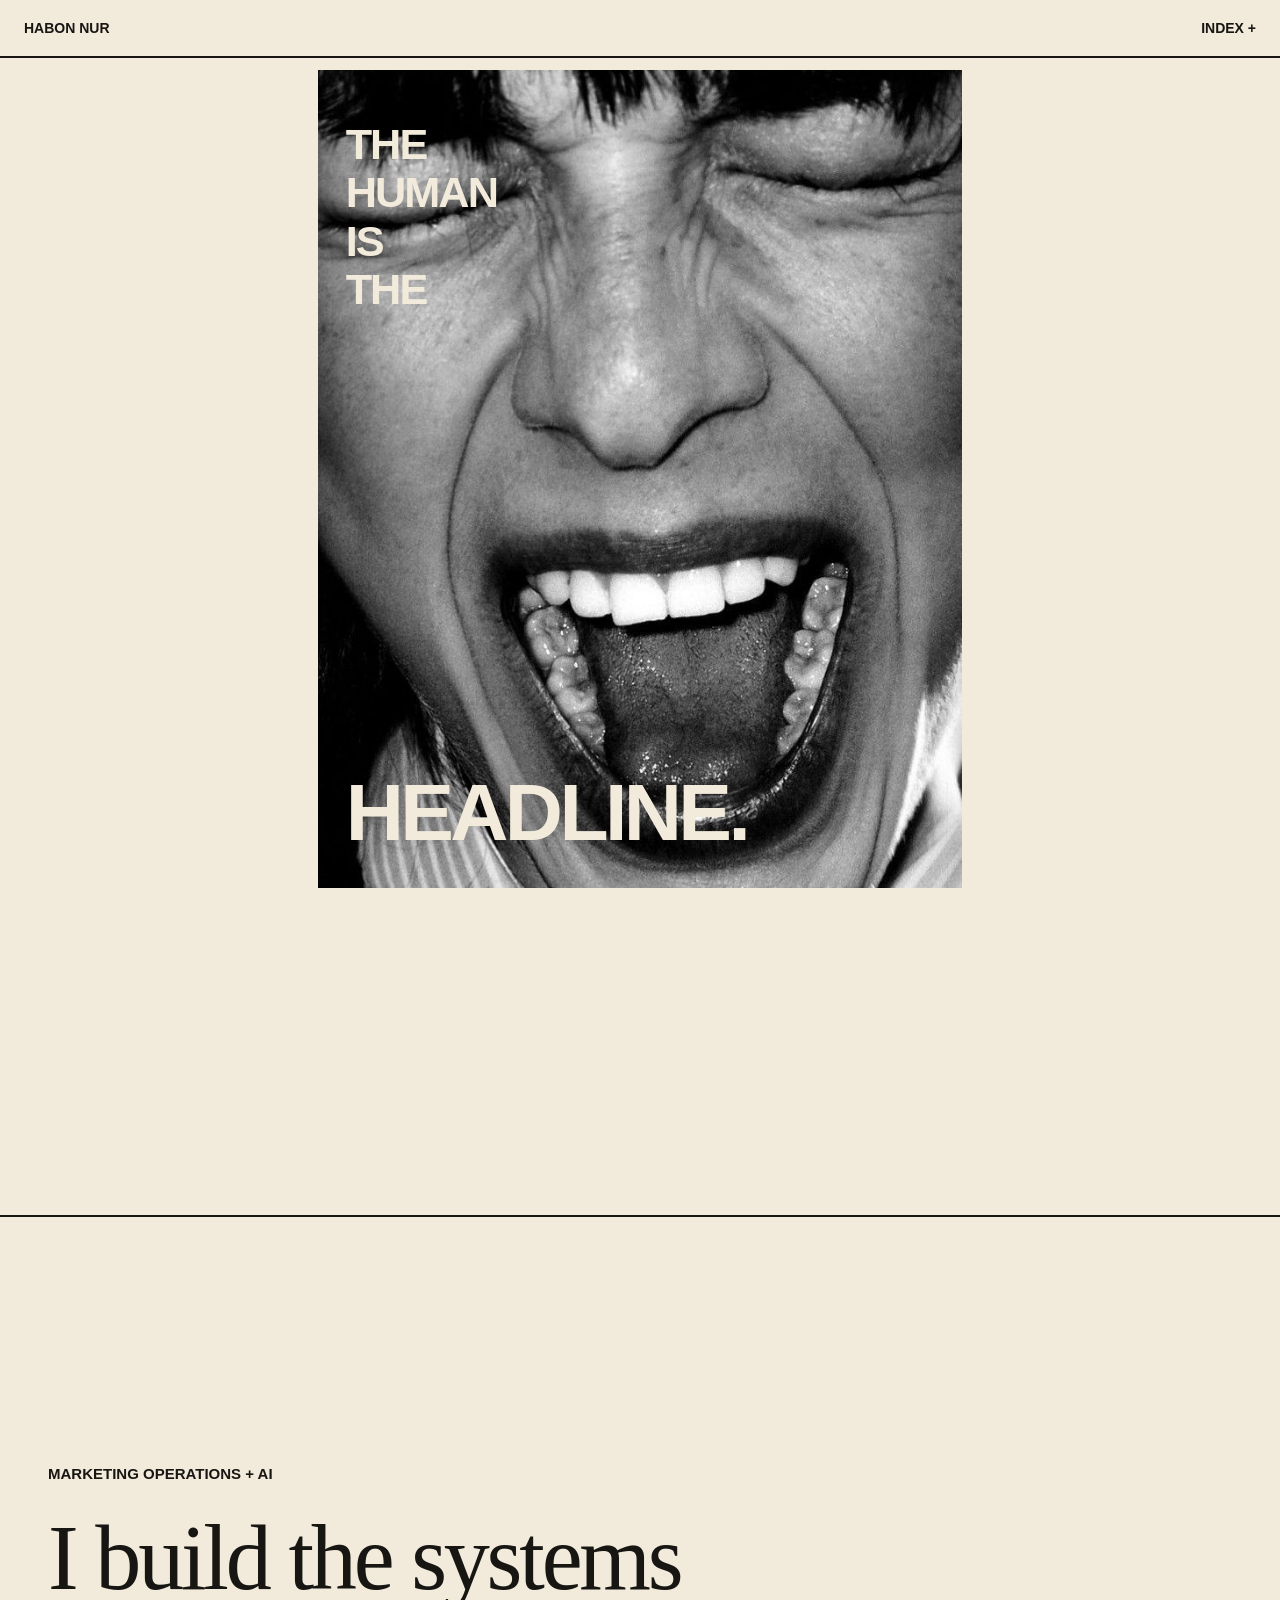
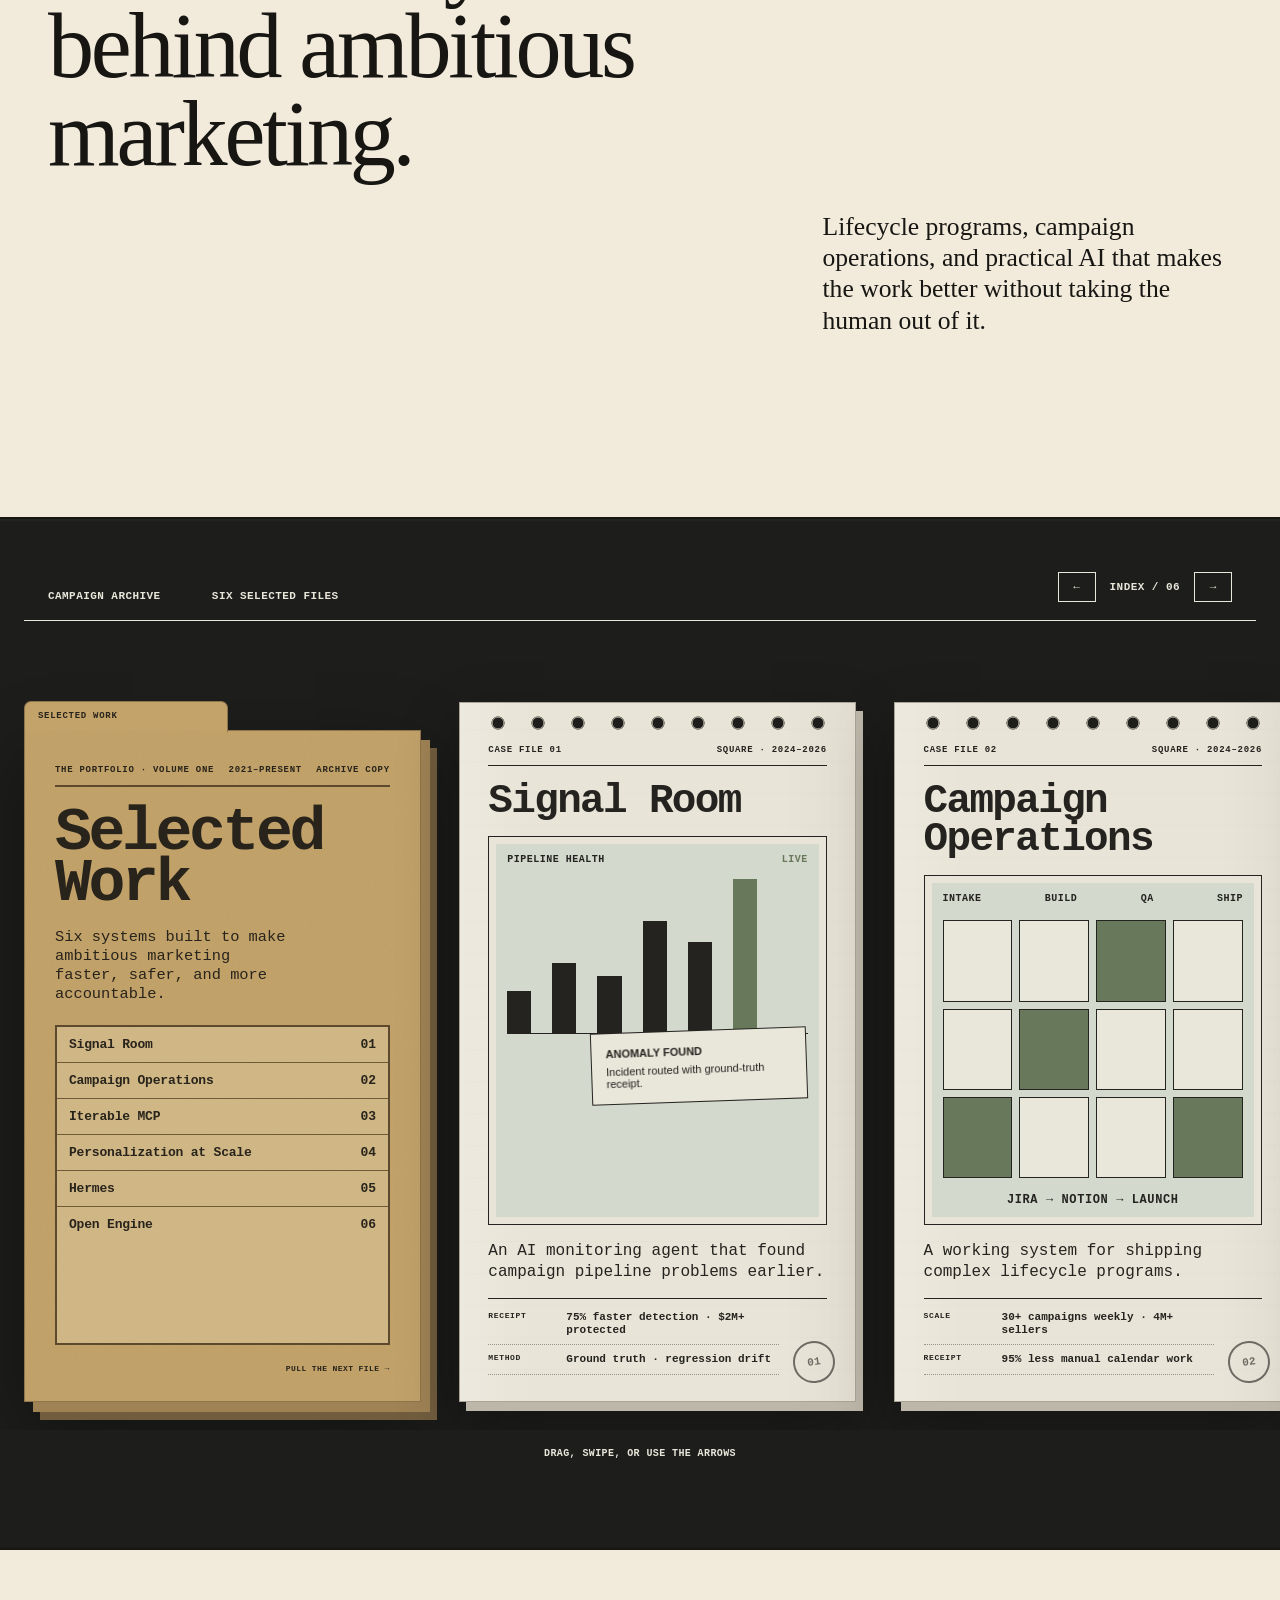
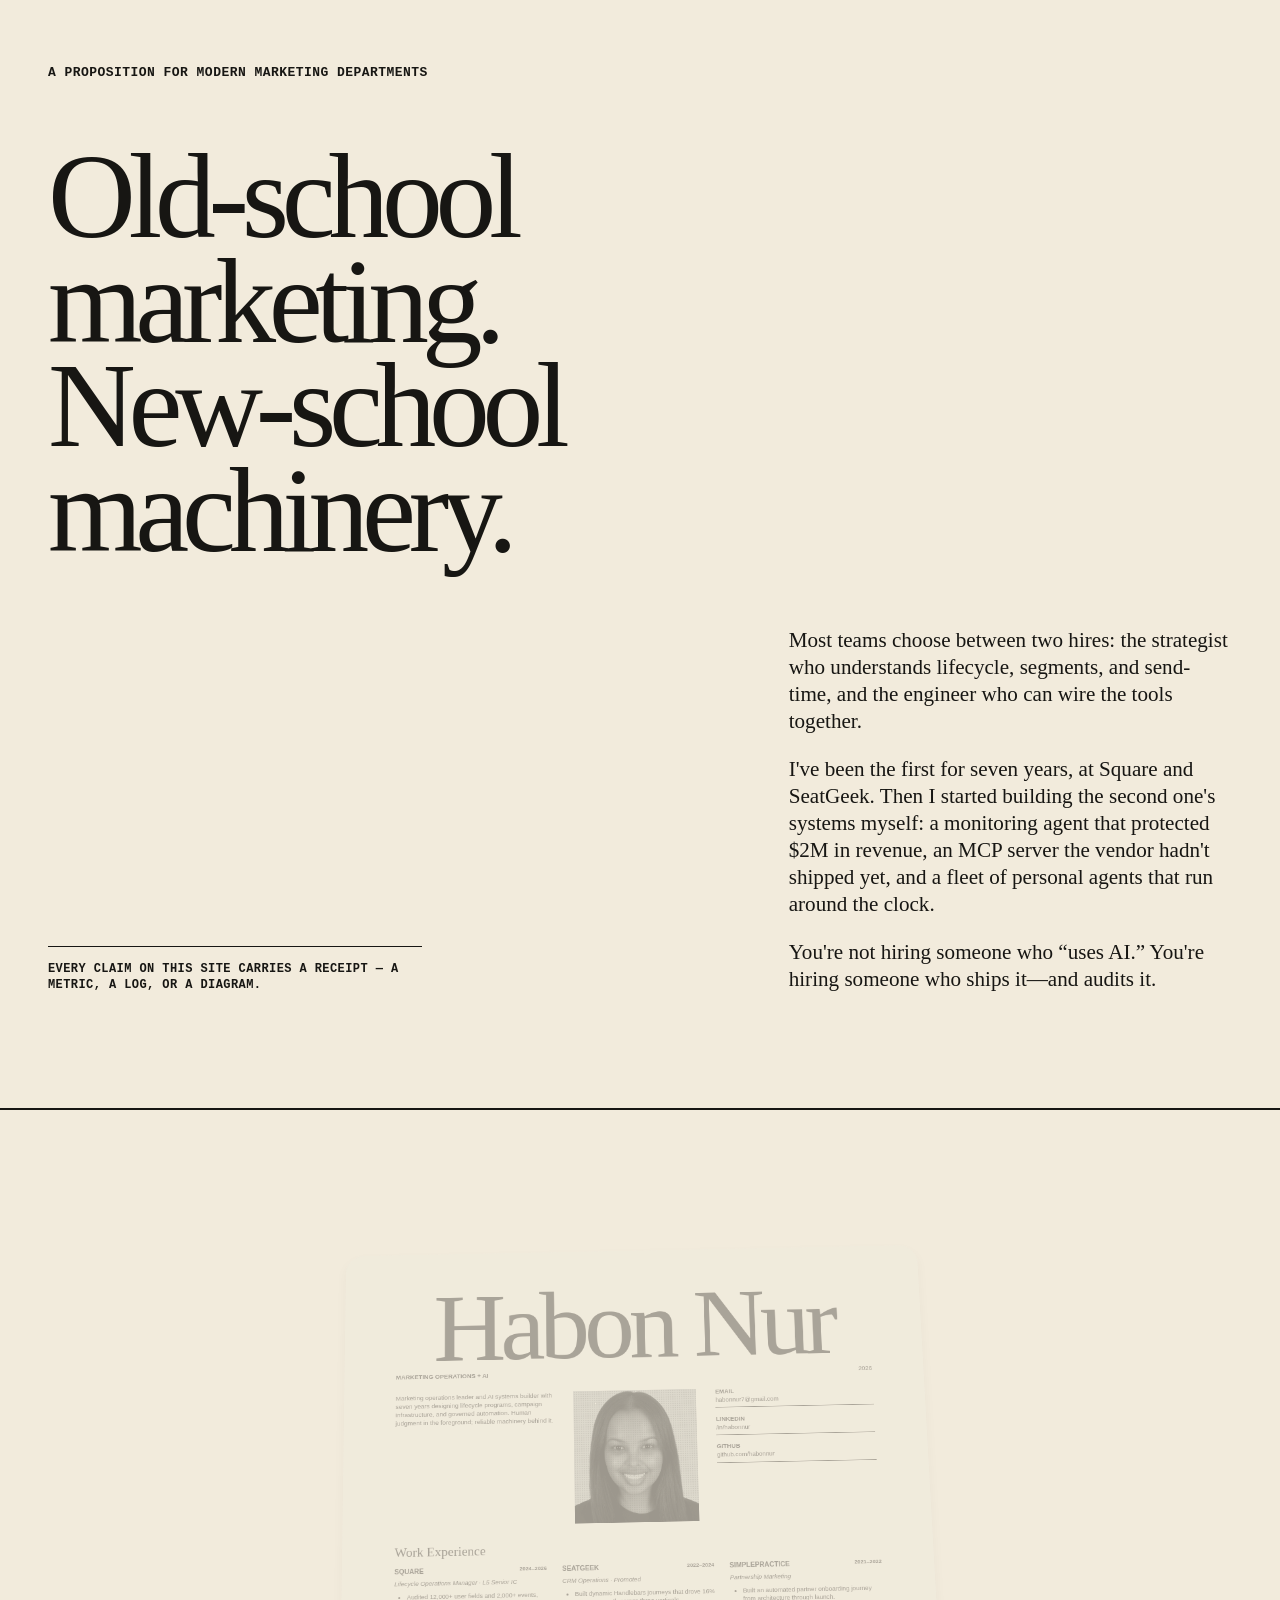
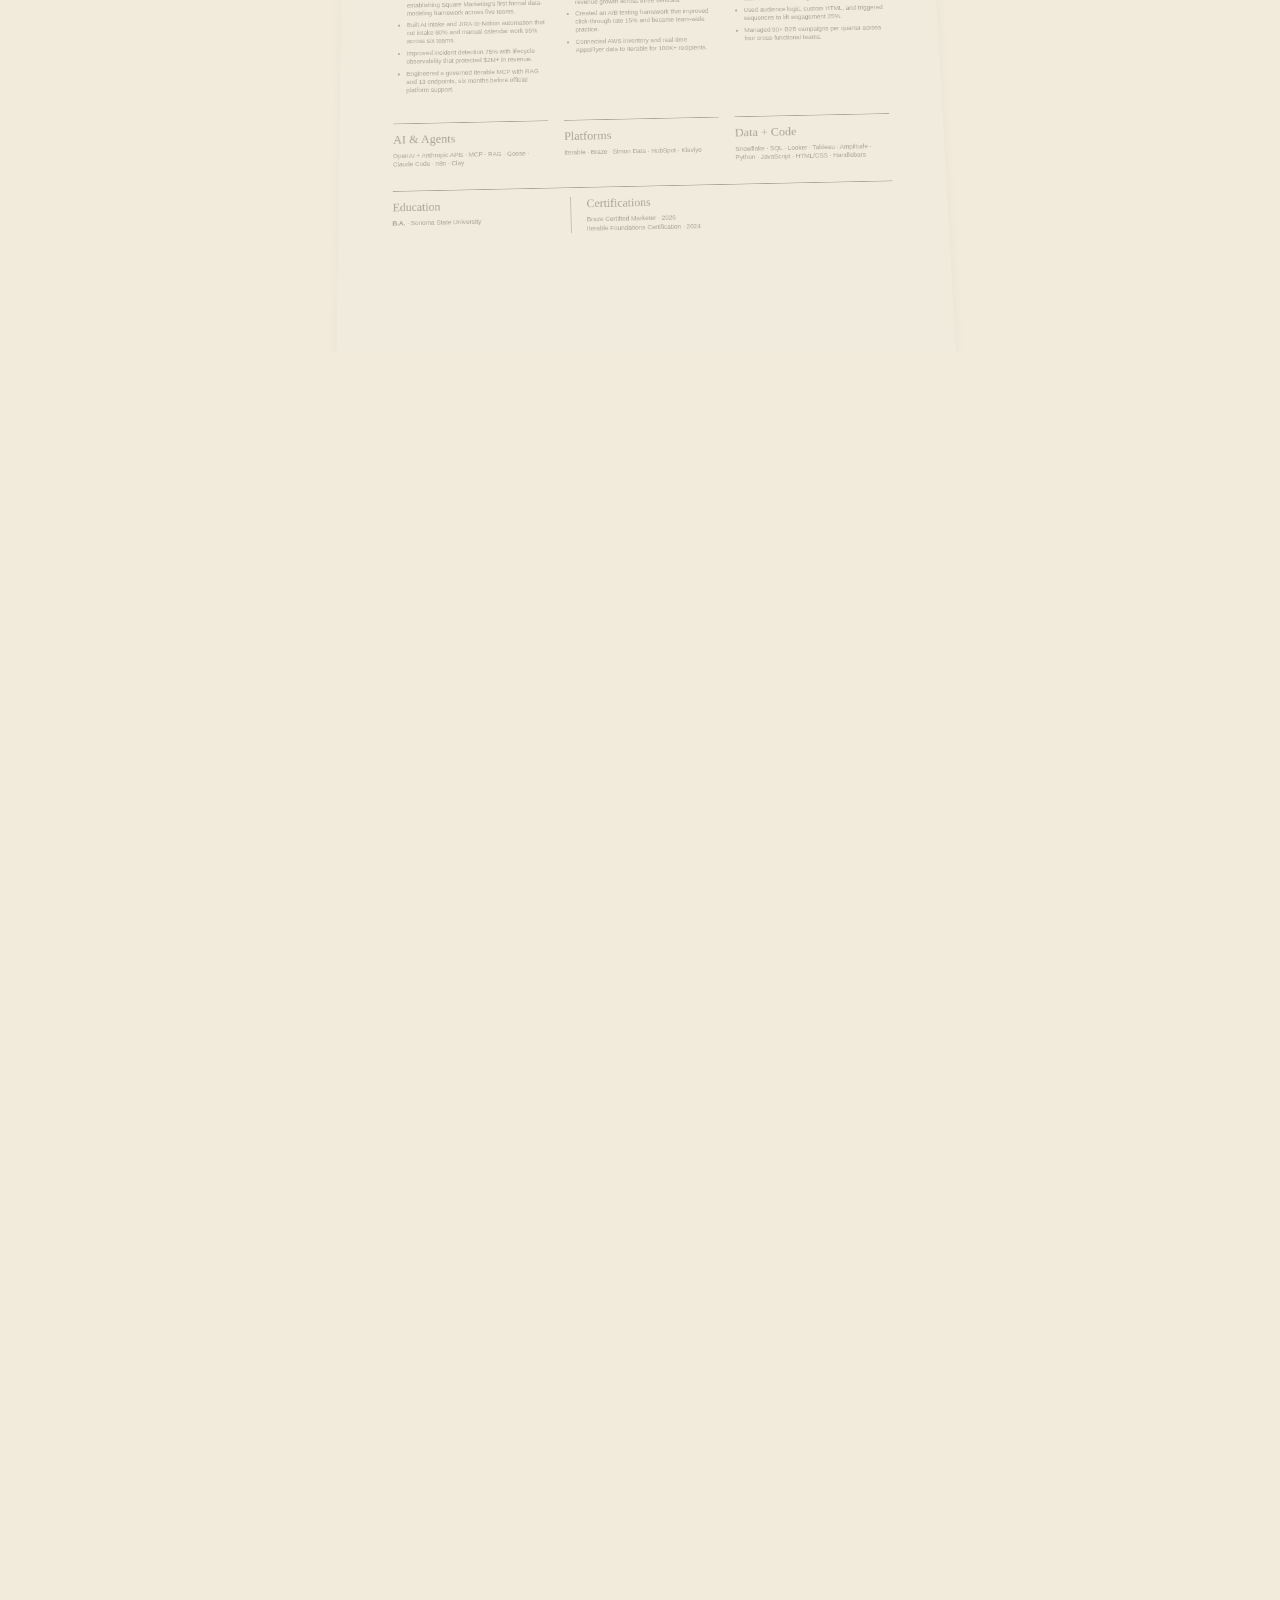
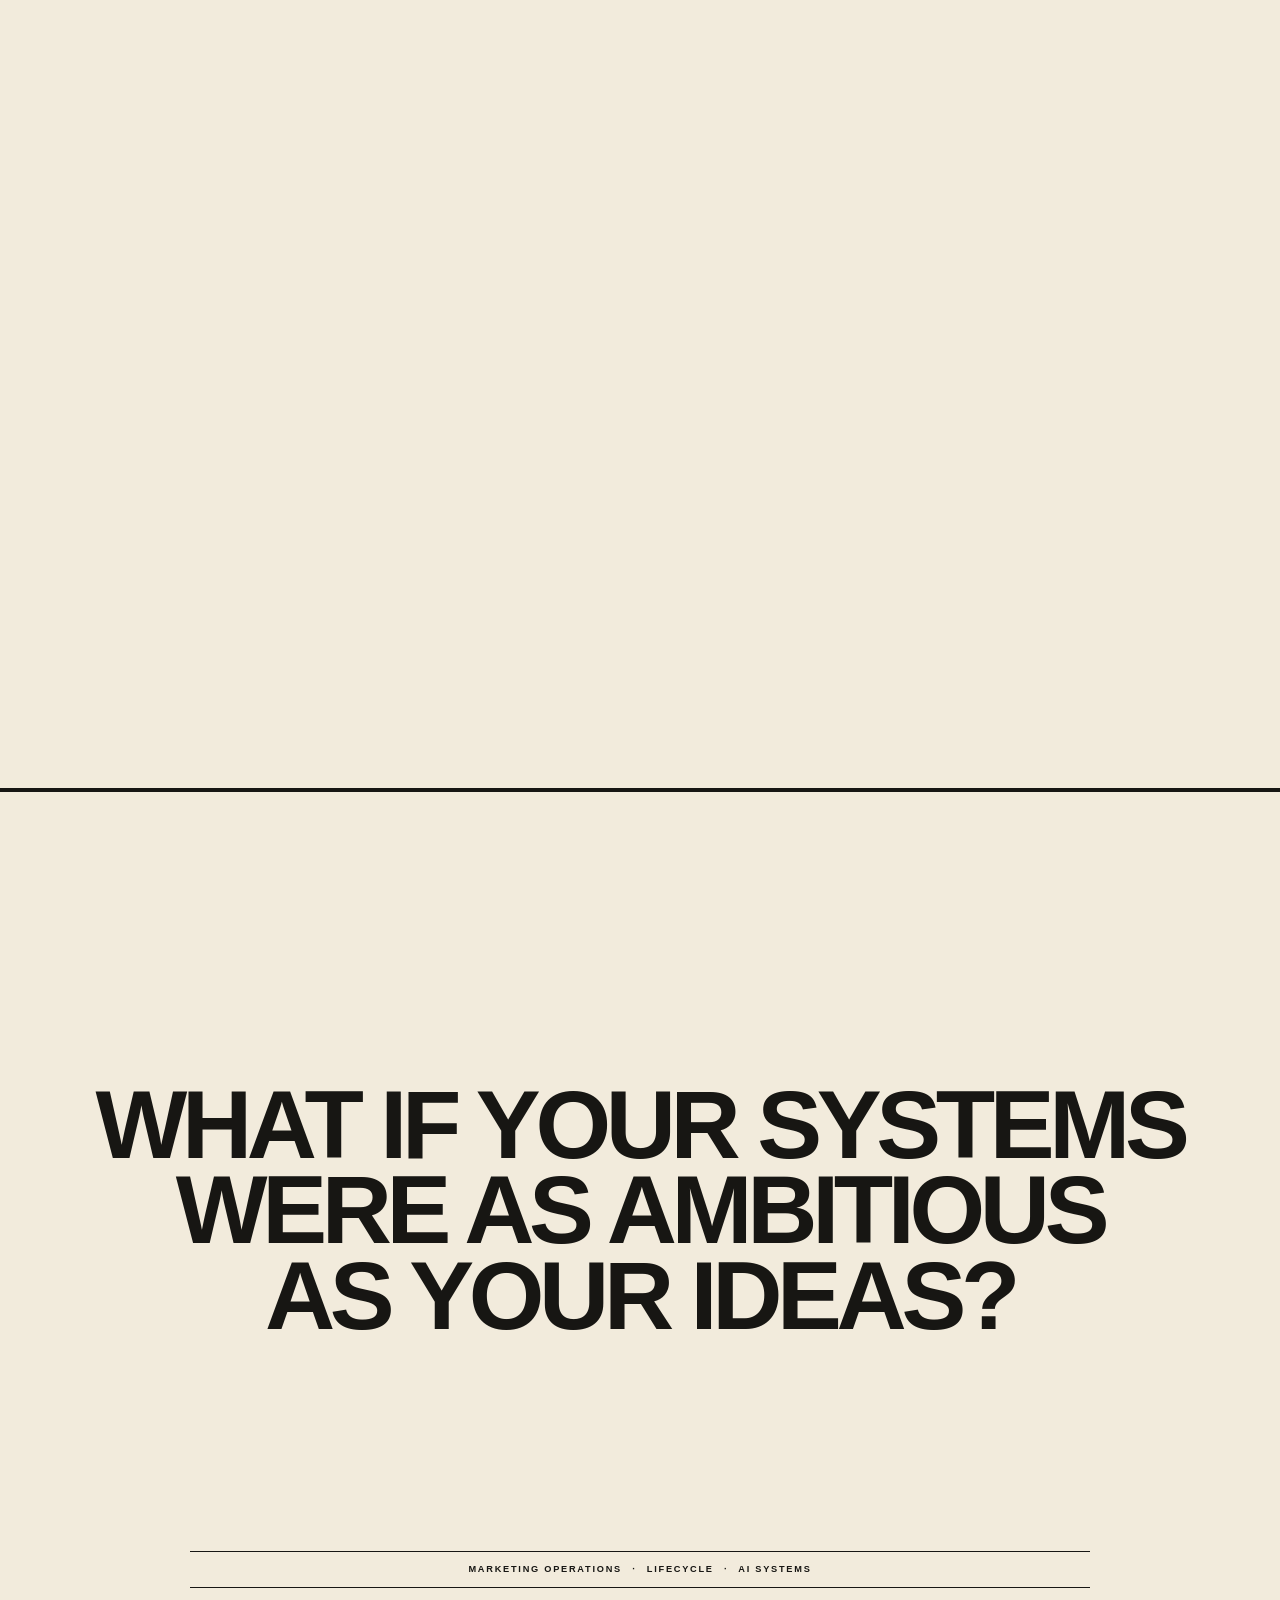
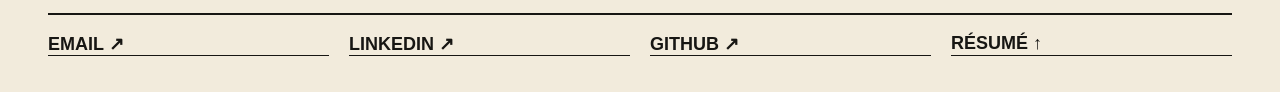
<file: index.html>
<!doctype html>
<html lang="en">
<head>
  <meta charset="utf-8">
  <meta name="viewport" content="width=device-width, initial-scale=1">
  <meta name="description" content="Habon Nur builds lifecycle marketing systems, campaign operations, and practical AI infrastructure.">
  <meta name="theme-color" content="#eee7d7">
  <title>Habon Nur — Marketing Operations + AI</title>
  <link rel="stylesheet" href="scroll-prototype.css">
</head>
<body>
  <header class="floating-nav">
    <a href="#top">HABON NUR</a>
    <button class="index-toggle" type="button" aria-expanded="false" aria-controls="site-index">INDEX +</button>
    <nav class="site-index" id="site-index" aria-label="Site index">
      <a href="#work"><span>01</span><span>THE WORK</span></a>
      <a href="#thinking"><span>02</span><span>THE THINKING</span></a>
      <a href="#machinery"><span>03</span><span>THE MACHINERY</span></a>
      <a href="#person"><span>04</span><span>THE PERSON</span></a>
      <a href="#contact"><span>05</span><span>MAKE CONTACT</span></a>
    </nav>
  </header>

  <main>
    <section class="hero-stage" id="top">
      <div class="hero-sticky">
        <div class="hero-lockup" data-reveal>
          <p><span>THE</span><span>HUMAN</span><span>IS</span><span>THE</span></p>
          <img src="assets/human-headline.jpg" width="734" height="931" alt="Expressive black-and-white close portrait">
          <h1>HEADLINE.</h1>
        </div>
      </div>
    </section>

    <section class="intro-frame frame" id="thinking">
      <div class="frame-inner intro-inner" data-reveal>
        <p class="frame-label">MARKETING OPERATIONS + AI</p>
        <p class="intro-statement editorial">I build the systems behind ambitious marketing.</p>
        <p class="intro-detail editorial">Lifecycle programs, campaign operations, and practical AI that makes the work better without taking the human out of it.</p>
      </div>
    </section>

    <section class="work-index frame" id="work">
      <div class="case-archive">
        <header class="case-archive-header">
          <div><p>CAMPAIGN ARCHIVE</p><p>SIX SELECTED FILES</p></div>
          <div class="archive-controls" aria-label="Case file controls">
            <button class="archive-prev" type="button" aria-label="Previous case">←</button>
            <p><span class="archive-current">INDEX</span> / 06</p>
            <button class="archive-next" type="button" aria-label="Next case">→</button>
          </div>
        </header>

        <div class="case-card-rail" tabindex="0" aria-label="Horizontally scrolling case files">
          <article class="archive-card archive-cover" data-case="INDEX">
            <header><p>THE PORTFOLIO · VOLUME ONE</p><p>2021–PRESENT</p></header>
            <div class="cover-title">
              <h2 class="editorial">Selected<br>Work</h2>
              <p class="editorial">Six systems built to make ambitious marketing faster, safer, and more accountable.</p>
            </div>
            <nav class="cover-directory" aria-label="Selected work directory">
              <a href="#case-01"><span>Signal Room</span><span>01</span></a>
              <a href="#case-02"><span>Campaign Operations</span><span>02</span></a>
              <a href="#case-03"><span>Iterable MCP</span><span>03</span></a>
              <a href="#case-04"><span>Personalization at Scale</span><span>04</span></a>
              <a href="#case-05"><span>Hermes</span><span>05</span></a>
              <a href="#case-06"><span>Open Engine</span><span>06</span></a>
            </nav>
            <p class="cover-note">PULL THE NEXT FILE →</p>
          </article>

          <article class="archive-card" id="case-01" data-case="01">
            <header><p>CASE FILE 01</p><p>SQUARE · 2024–2026</p></header>
            <h3 class="editorial">Signal Room</h3>
            <div class="case-artifact artifact-signal" aria-label="Monitoring system illustration">
              <div class="monitor-top"><span>PIPELINE HEALTH</span><span>LIVE</span></div>
              <div class="signal-line"><i></i><i></i><i></i><i></i><i></i><i></i></div>
              <div class="alert-slip"><strong>ANOMALY FOUND</strong><span>Incident routed with ground-truth receipt.</span></div>
            </div>
            <p class="card-summary editorial">An AI monitoring agent that found campaign pipeline problems earlier.</p>
            <dl class="case-specs"><div><dt>RECEIPT</dt><dd>75% faster detection · $2M+ protected</dd></div><div><dt>METHOD</dt><dd>Ground truth · regression drift</dd></div></dl>
          </article>

          <article class="archive-card" id="case-02" data-case="02">
            <header><p>CASE FILE 02</p><p>SQUARE · 2024–2026</p></header>
            <h3 class="editorial">Campaign Operations</h3>
            <div class="case-artifact artifact-calendar" aria-label="Campaign operations calendar illustration">
              <div class="calendar-head"><span>INTAKE</span><span>BUILD</span><span>QA</span><span>SHIP</span></div>
              <div class="calendar-grid"><i></i><i></i><i></i><i></i><i></i><i></i><i></i><i></i><i></i><i></i><i></i><i></i></div>
              <p>JIRA → NOTION → LAUNCH</p>
            </div>
            <p class="card-summary editorial">A working system for shipping complex lifecycle programs.</p>
            <dl class="case-specs"><div><dt>SCALE</dt><dd>30+ campaigns weekly · 4M+ sellers</dd></div><div><dt>RECEIPT</dt><dd>95% less manual calendar work</dd></div></dl>
          </article>

          <article class="archive-card" id="case-03" data-case="03">
            <header><p>CASE FILE 03</p><p>SQUARE · 2024–2026</p></header>
            <h3 class="editorial">Iterable MCP</h3>
            <div class="case-artifact artifact-mcp" aria-label="MCP endpoint map illustration">
              <svg class="mcp-connectors" viewBox="0 0 100 100" preserveAspectRatio="none" aria-hidden="true">
                <line x1="50" y1="50" x2="17" y2="13"></line>
                <line x1="50" y1="50" x2="83" y2="13"></line>
                <line x1="50" y1="50" x2="17" y2="50"></line>
                <line x1="50" y1="50" x2="83" y2="50"></line>
                <line x1="50" y1="50" x2="17" y2="87"></line>
                <line x1="50" y1="50" x2="83" y2="87"></line>
              </svg>
              <div class="mcp-core">MCP</div>
              <ul><li>CAMPAIGNS</li><li>METRICS</li><li>JOURNEYS</li><li>CONTENT</li><li>AUDIT</li><li>13 ENDPOINTS</li></ul>
            </div>
            <p class="card-summary editorial">Gave AI hands on the marketing stack—six months before the vendor did.</p>
            <dl class="case-specs"><div><dt>SYSTEM</dt><dd>Custom MCP server · RAG · Goose</dd></div><div><dt>PROOF</dt><dd>The GTM engineering receipt</dd></div></dl>
          </article>

          <article class="archive-card" id="case-04" data-case="04">
            <header><p>CASE FILE 04</p><p>SEATGEEK · 2022–2024</p></header>
            <h3 class="editorial">Personalization at Scale</h3>
            <div class="case-artifact artifact-personal" aria-label="Live data flowing through one template to produce personalized messages">
              <div><span>01 · INPUT</span><strong>LIVE CUSTOMER DATA</strong><small>Language · team · ticket inventory</small></div>
              <div><span>02 · SYSTEM</span><strong>ONE REUSABLE TEMPLATE</strong><small>Automatically builds the right message</small></div>
              <div><span>03 · RESULT</span><strong>+15%</strong><small>Push conversion from personalized sends</small></div>
            </div>
            <p class="card-summary editorial">More relevant marketing without multiplying production work.</p>
            <dl class="case-specs"><div><dt>RECEIPT</dt><dd>$200K+ average revenue per campaign</dd></div><div><dt>SCALE</dt><dd>100K+ recipients · 3 soccer verticals</dd></div></dl>
          </article>

          <article class="archive-card" id="case-05" data-case="05">
            <header><p>CASE FILE 05</p><p>PERSONAL INFRASTRUCTURE</p></header>
            <h3 class="editorial">Hermes</h3>
            <div class="case-artifact artifact-hermes" aria-label="Verified morning brief illustration">
              <p>MORNING BRIEF · 07:00</p><ol><li>Read the full thread <b>✓</b></li><li>Ground every claim <b>✓</b></li><li>Attach message ID <b>✓</b></li></ol>
            </div>
            <p class="card-summary editorial">A 24/7 agent that reads my inbox, briefs me every morning, and never invents a thing.</p>
            <dl class="case-specs"><div><dt>RHYTHM</dt><dd>6 scheduled runs every day</dd></div><div><dt>RECEIPT</dt><dd>Message ID on every claim · &lt;$1/day</dd></div></dl>
          </article>

          <article class="archive-card" id="case-06" data-case="06">
            <header><p>CASE FILE 06</p><p>PERSONAL INFRASTRUCTURE</p></header>
            <h3 class="editorial">Open Engine</h3>
            <div class="case-artifact artifact-engine" aria-label="Governed agent task ledger illustration">
              <div><span>CLAIM</span><span>ACT</span><span>VERIFY</span></div><p>Task 042 · scoped</p><p>Skill v3.2 · eval passed</p><p>Receipt 8F17 · attached</p>
            </div>
            <p class="card-summary editorial">Governed AI: agents claim scoped tasks and leave a paper trail.</p>
            <dl class="case-specs"><div><dt>SYSTEM</dt><dd>Linear queue · versioned skills</dd></div><div><dt>METHOD</dt><dd>Eval gates · receipts for every action</dd></div></dl>
          </article>
        </div>
        <p class="archive-drag-note">DRAG, SWIPE, OR USE THE ARROWS</p>
      </div>
    </section>

    <section class="pitch-frame frame" id="machinery">
      <div class="pitch-inner" data-reveal>
        <p class="pitch-kicker">A PROPOSITION FOR MODERN MARKETING DEPARTMENTS</p>
        <h2 class="editorial">Old-school marketing.<br>New-school machinery.</h2>
        <div class="pitch-copy editorial">
          <p>Most teams choose between two hires: the strategist who understands lifecycle, segments, and send-time, and the engineer who can wire the tools together.</p>
          <p>I've been the first for seven years, at Square and SeatGeek. Then I started building the second one's systems myself: a monitoring agent that protected $2M in revenue, an MCP server the vendor hadn't shipped yet, and a fleet of personal agents that run around the clock.</p>
          <p>You're not hiring someone who “uses AI.” You're hiring someone who ships it—and audits it.</p>
        </div>
        <p class="pitch-smallprint">EVERY CLAIM ON THIS SITE CARRIES A RECEIPT — A METRIC, A LOG, OR A DIAGRAM.</p>
      </div>
    </section>

    <section class="resume-frame frame" id="person">
      <div class="resume-stage">
        <article class="morgan-resume" aria-label="Habon Nur résumé">
          <header class="resume-masthead">
            <h2>Habon Nur</h2>
            <div><strong>MARKETING OPERATIONS + AI</strong><span>2026</span></div>
          </header>

          <section class="resume-intro-grid">
            <p class="resume-bio">Marketing operations leader and AI systems builder with seven years designing lifecycle programs, campaign infrastructure, and governed automation. Human judgment in the foreground; reliable machinery behind it.</p>
            <figure class="resume-portrait"><img src="assets/habon-headshot.jpg" alt="Black-and-white portrait of Habon Nur"></figure>
            <address class="resume-contact">
              <p><strong>EMAIL</strong><a href="mailto:habonnur7@gmail.com">habonnur7@gmail.com</a></p>
              <p><strong>LINKEDIN</strong><a href="https://www.linkedin.com/in/habonnur" target="_blank" rel="noopener noreferrer">/in/habonnur</a></p>
              <p><strong>GITHUB</strong><a href="https://github.com/habonnur" target="_blank" rel="noopener noreferrer">github.com/habonnur</a></p>
            </address>
          </section>

          <section class="resume-work">
            <h3>Work Experience</h3>
            <div class="resume-work-grid">
              <article>
                <h4>SQUARE <span>2024–2026</span></h4>
                <p class="role">Lifecycle Operations Manager · L5 Senior IC</p>
                <ul>
                  <li>Audited 12,000+ user fields and 2,000+ events, establishing Square Marketing's first formal data-modeling framework across five teams.</li>
                  <li>Built AI intake and JIRA-to-Notion automation that cut intake 80% and manual calendar work 95% across six teams.</li>
                  <li>Improved incident detection 75% with lifecycle observability that protected $2M+ in revenue.</li>
                  <li>Engineered a governed Iterable MCP with RAG and 13 endpoints, six months before official platform support.</li>
                </ul>
              </article>
              <article>
                <h4>SEATGEEK <span>2022–2024</span></h4>
                <p class="role">CRM Operations · Promoted</p>
                <ul>
                  <li>Built dynamic Handlebars journeys that drove 16% revenue growth across three verticals.</li>
                  <li>Created an A/B testing framework that improved click-through rate 15% and became team-wide practice.</li>
                  <li>Connected AWS inventory and real-time AppsFlyer data to Iterable for 100K+ recipients.</li>
                </ul>
              </article>
              <article>
                <h4>SIMPLEPRACTICE <span>2021–2022</span></h4>
                <p class="role">Partnership Marketing</p>
                <ul>
                  <li>Built an automated partner onboarding journey from architecture through launch.</li>
                  <li>Used audience logic, custom HTML, and triggered sequences to lift engagement 25%.</li>
                  <li>Managed 90+ B2B campaigns per quarter across four cross-functional teams.</li>
                </ul>
              </article>
            </div>
          </section>

          <section class="resume-capabilities">
            <article><h3>AI &amp; Agents</h3><p>OpenAI + Anthropic APIs · MCP · RAG · Goose · Claude Code · n8n · Clay</p></article>
            <article><h3>Platforms</h3><p>Iterable · Braze · Simon Data · HubSpot · Klaviyo</p></article>
            <article><h3>Data + Code</h3><p>Snowflake · SQL · Looker · Tableau · Amplitude · Python · JavaScript · HTML/CSS · Handlebars</p></article>
          </section>

          <footer class="resume-credentials">
            <section><h3>Education</h3><p><strong>B.A.</strong> · Sonoma State University</p></section>
            <section><h3>Certifications</h3><p>Braze Certified Marketer · 2026<br>Iterable Foundations Certification · 2024</p></section>
          </footer>
        </article>
      </div>
    </section>

    <section class="contact-frame frame" id="contact">
      <div class="frame-inner contact-inner" data-reveal>
        <h2><span>WHAT IF YOUR SYSTEMS</span><span>WERE AS AMBITIOUS</span><span>AS YOUR IDEAS?</span></h2>
        <p class="contact-services">MARKETING OPERATIONS <i>·</i> LIFECYCLE <i>·</i> AI SYSTEMS</p>
        <nav class="contact-links" aria-label="Contact links">
          <a href="mailto:habonnur7@gmail.com">EMAIL ↗</a>
          <a href="https://www.linkedin.com/in/habonnur" target="_blank" rel="noopener noreferrer">LINKEDIN ↗</a>
          <a href="https://github.com/habonnur" target="_blank" rel="noopener noreferrer">GITHUB ↗</a>
          <a href="#person">RÉSUMÉ ↑</a>
        </nav>
      </div>
    </section>
  </main>

  <script src="scroll-prototype.js"></script>
</body>
</html>
</file>
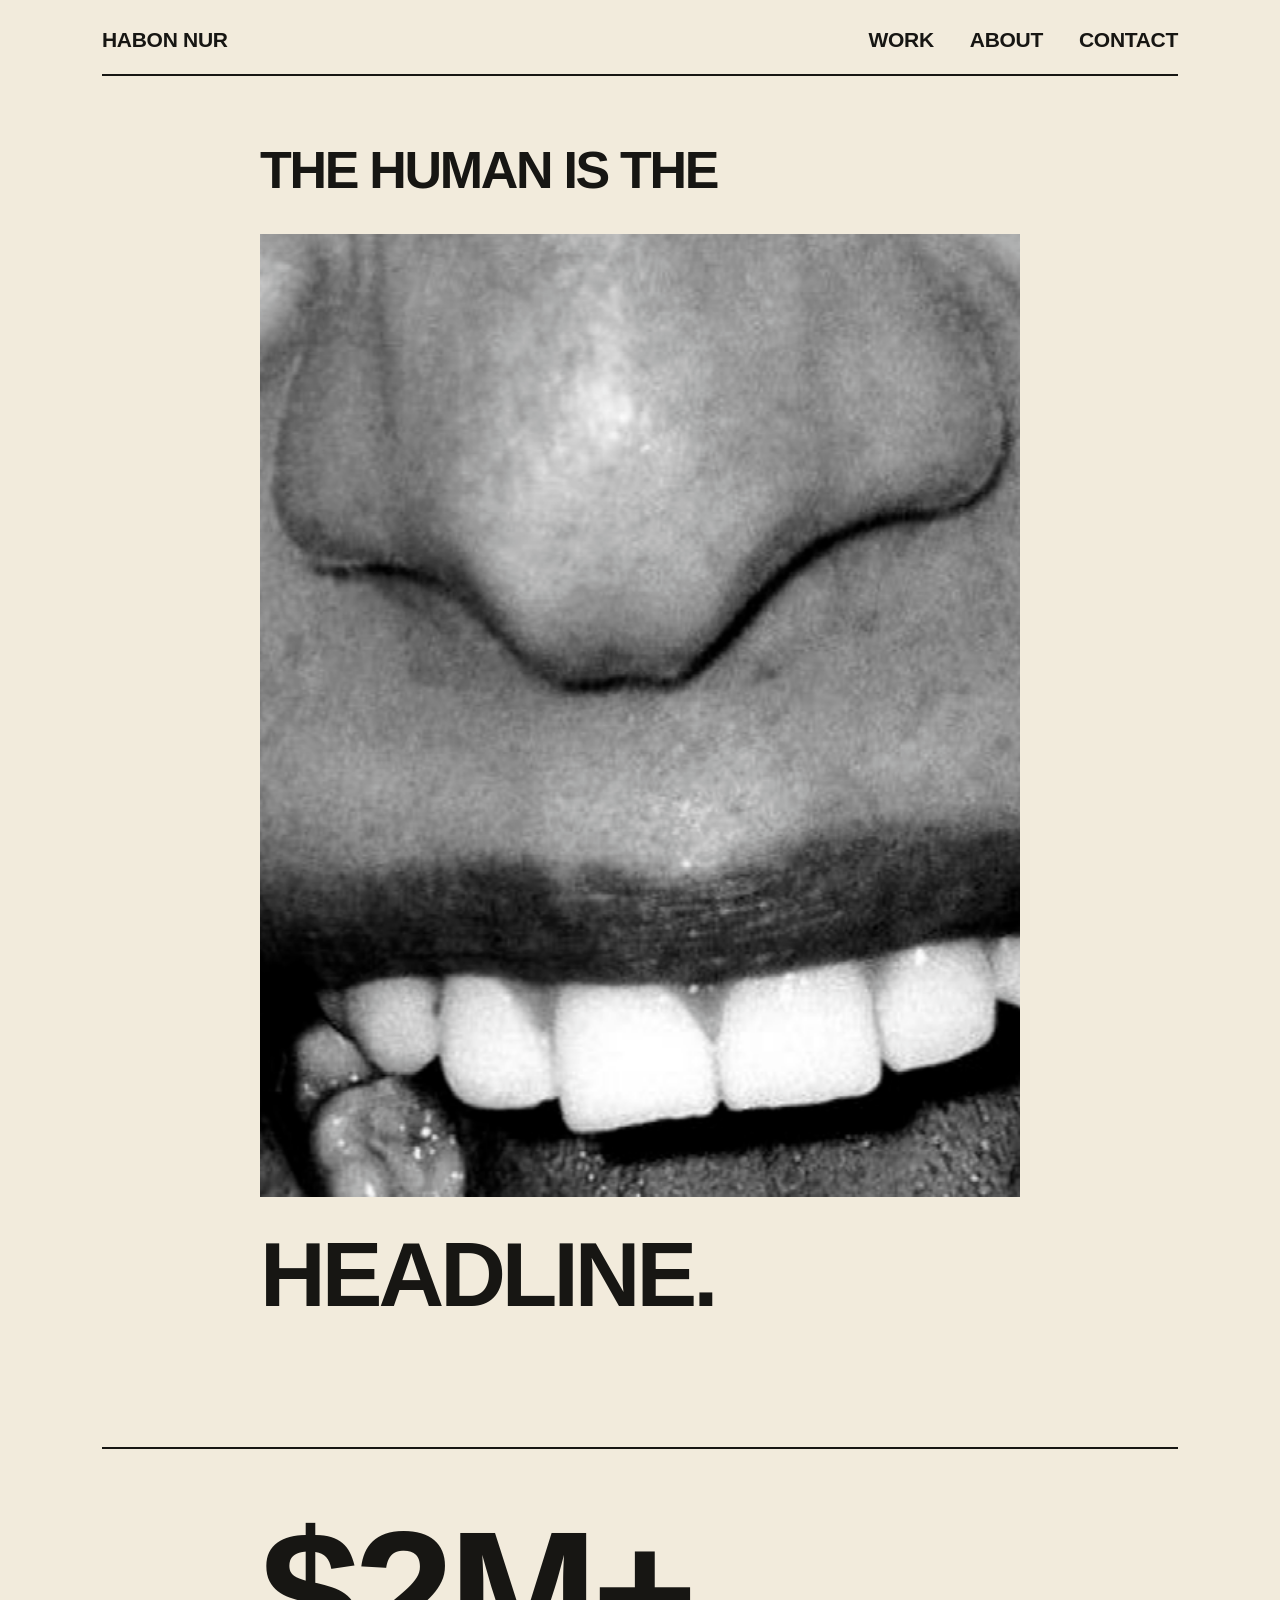
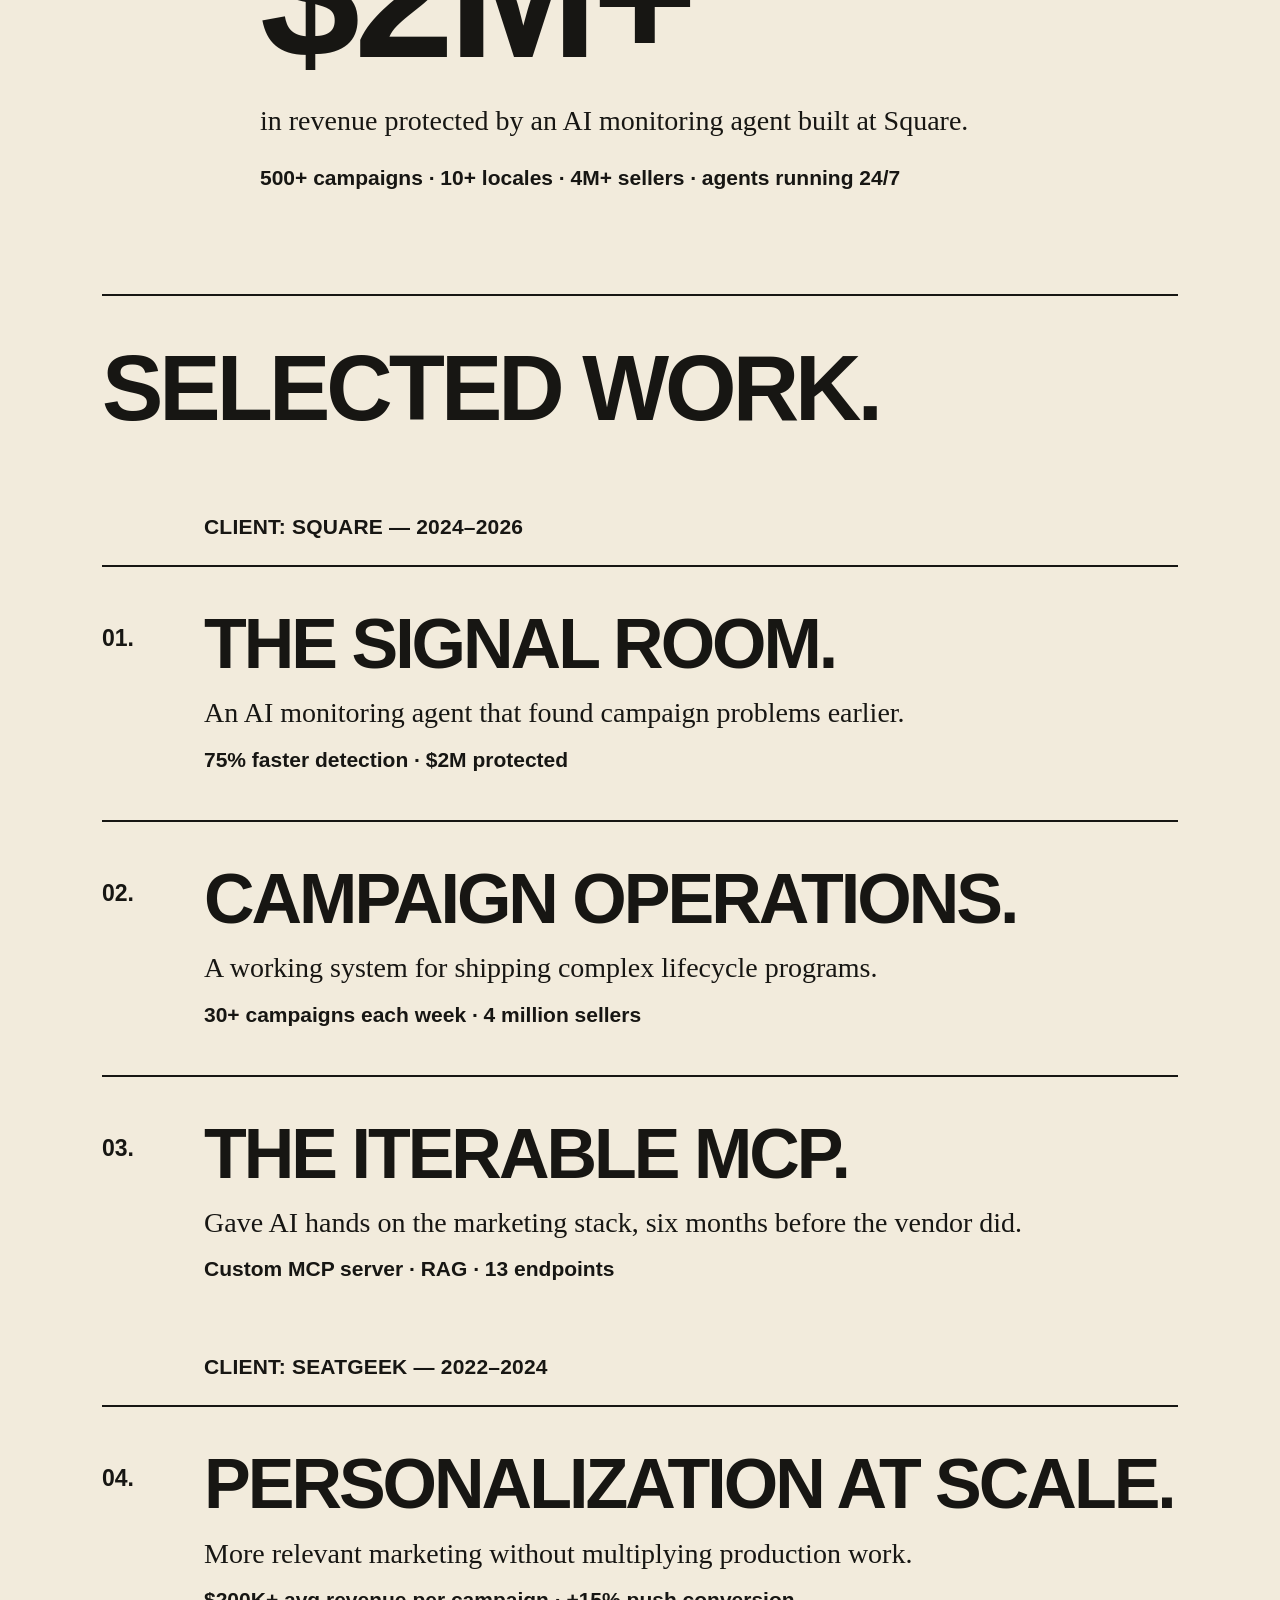
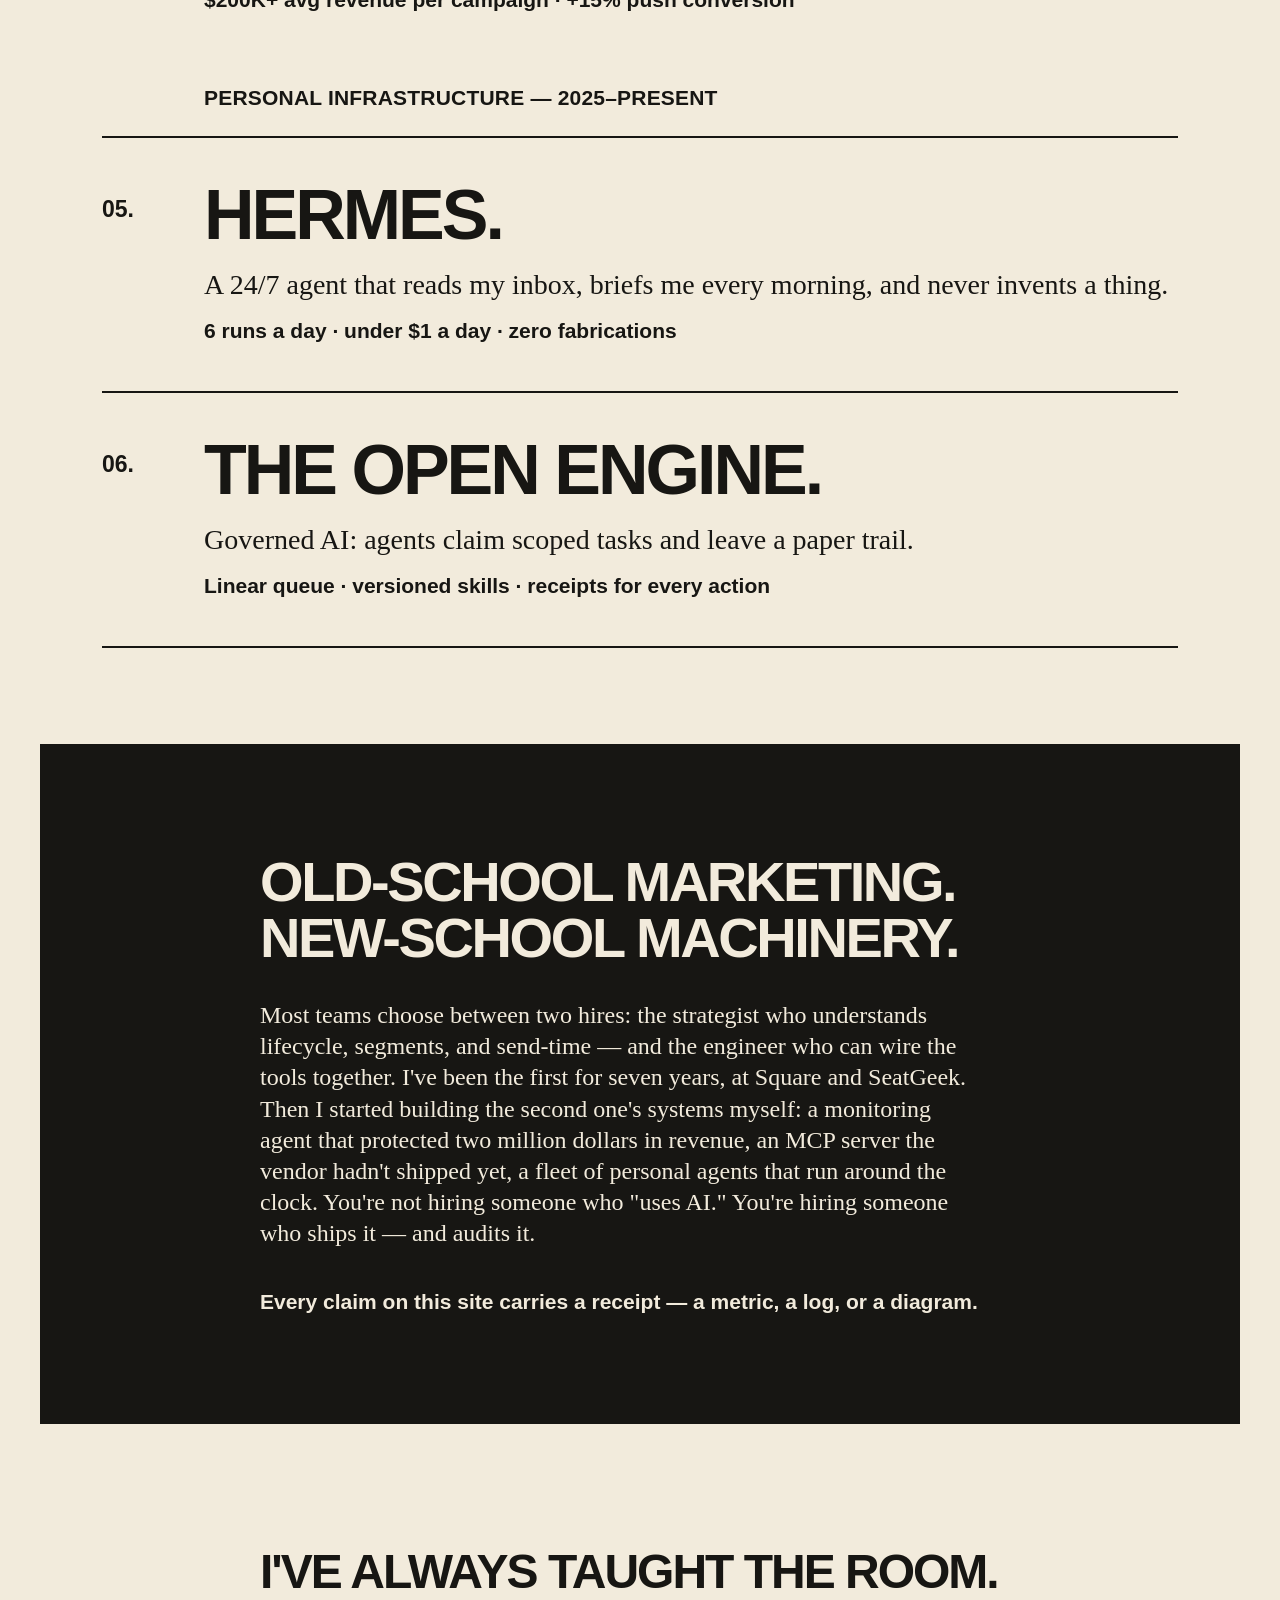
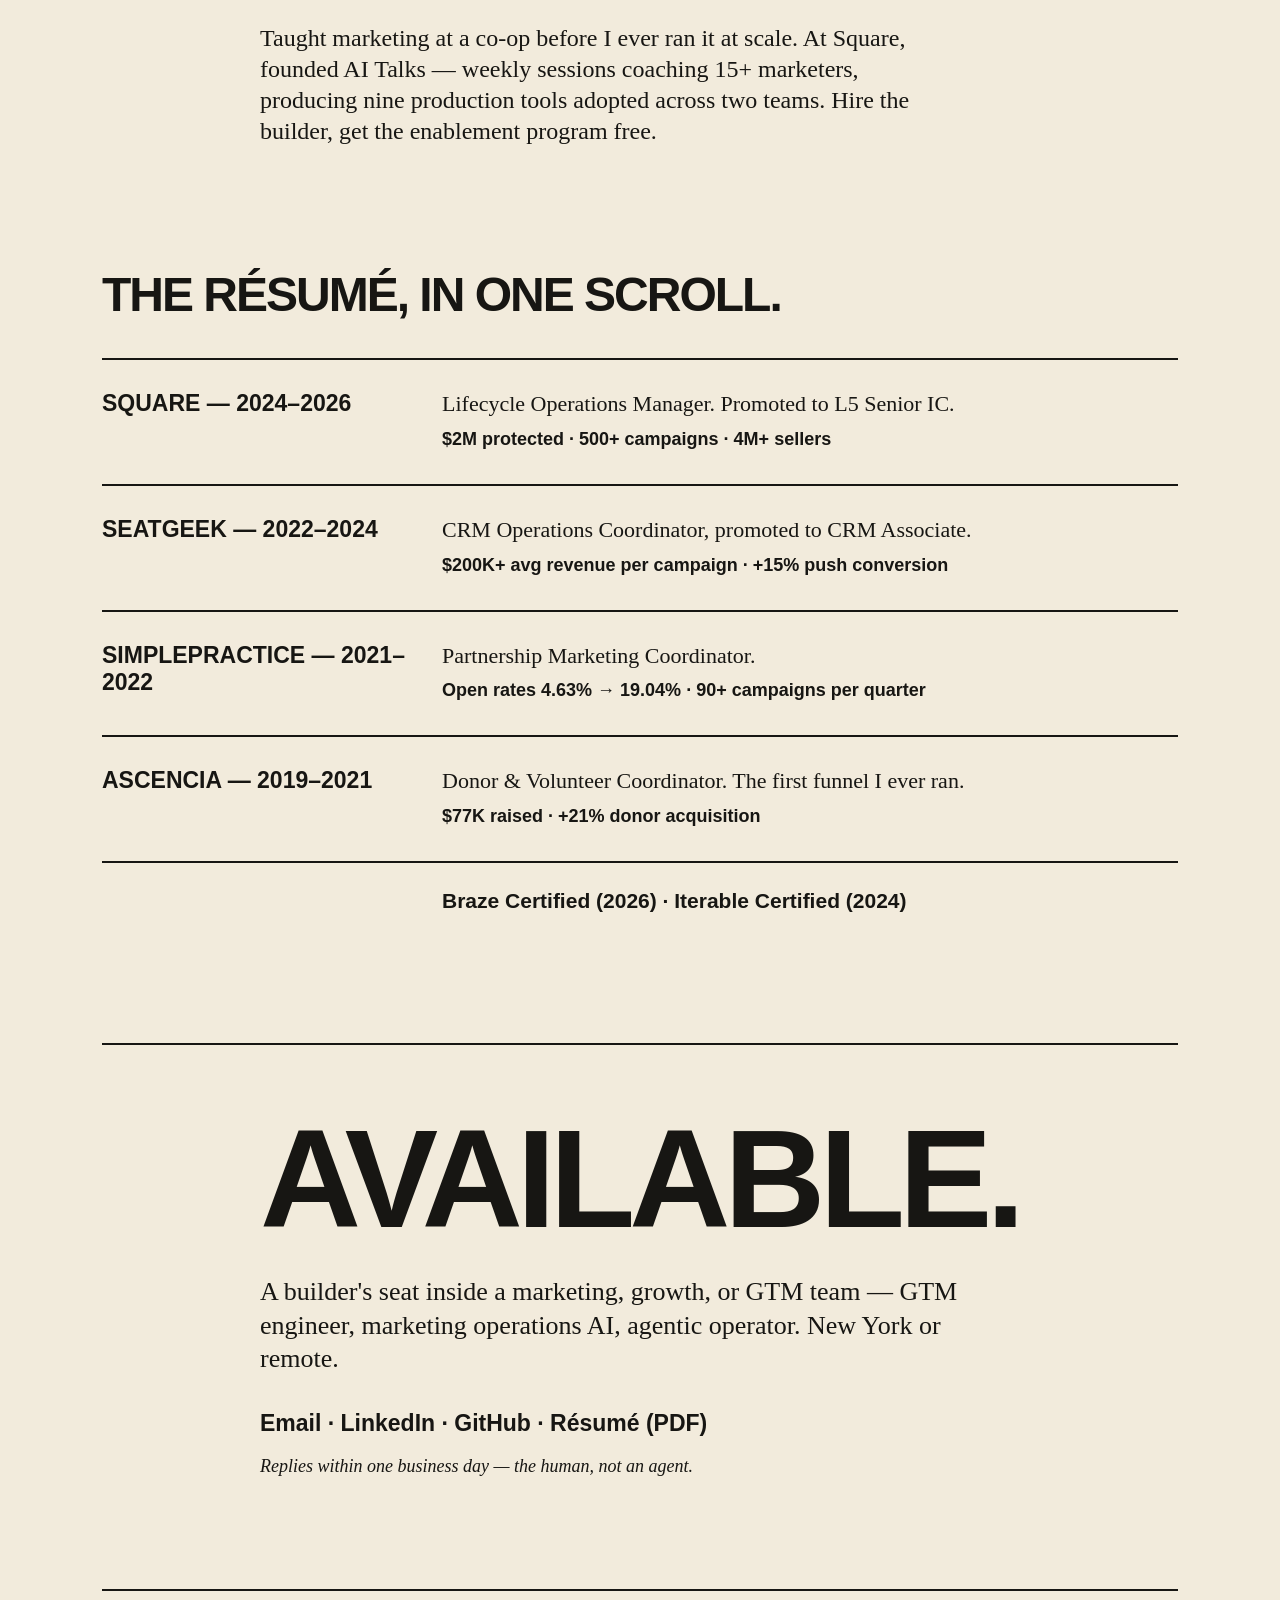
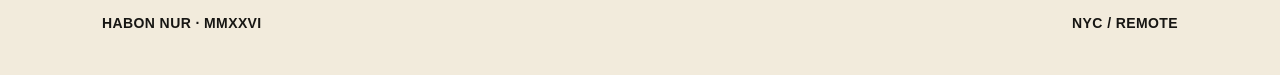
<file: homepage-mock.html>
<!DOCTYPE html>
<html>
<head>
<meta charset="utf-8">
<title>Habon Nur — homepage mock (60s agency card system)</title>
<style>
  * { margin: 0; padding: 0; box-sizing: border-box; }
  body {
    background: #F2EBDC;
    color: #171613;
    width: 1200px;
    margin: 0 auto;
    font-family: "Helvetica Neue", Helvetica, Arial, sans-serif;
  }
  .hn { font-weight: 700; }
  .bk { font-family: Baskerville, Georgia, serif; font-weight: 400; line-height: 1.3; }
  .rule { border-top: 2px solid #171613; }
  .m { margin-left: 62px; margin-right: 62px; }

  /* Masthead */
  .mast { display: flex; justify-content: space-between; align-items: baseline;
          padding: 28px 62px 22px; }
  .mast .links span { margin-left: 36px; }
  .mast, .mast .links { font-weight: 700; font-size: 21px; letter-spacing: -0.3px; }

  /* Hero — per DESIGN-SPECS: axis x=220, photo 760w, full image */
  .hero { padding: 64px 220px 0; }
  .hero .top { font-weight: 700; font-size: 52px; letter-spacing: -2.3px; }
  .hero img { display: block; width: 760px; margin-top: 34px; }
  .hero .bottom { font-weight: 700; font-size: 91px; letter-spacing: -4px; margin-top: 26px; }

  /* Proof stat */
  .proof { margin: 120px 62px 0; padding: 56px 0 64px 158px; }
  .proof .stat { font-weight: 700; font-size: 180px; letter-spacing: -6px; line-height: 1; }
  .proof .exp { font-size: 28px; margin-top: 18px; max-width: 760px; }
  .result { font-weight: 700; font-size: 21px; }
  .proof .result { margin-top: 26px; }

  /* Selected work */
  .work { margin: 40px 62px 0; }
  .work h2 { font-weight: 700; font-size: 92px; letter-spacing: -4px; padding: 40px 0 48px; }
  .kicker { font-weight: 700; font-size: 21px; letter-spacing: 0.2px; padding: 26px 0 0 102px; }
  .entry { display: flex; padding: 44px 0 48px; }
  .entry .num { font-weight: 700; font-size: 23px; width: 102px; flex-shrink: 0; padding-top: 14px; }
  .entry .txt { }
  .entry .title { font-weight: 700; font-size: 70px; letter-spacing: -3px; line-height: 0.95; }
  .entry .desc { font-size: 28px; margin-top: 18px; }
  .entry .result { margin-top: 16px; }

  /* Ink pitch */
  .pitch { background: #171613; color: #F2EBDC; margin-top: 96px; padding: 110px 220px; }
  .pitch h2 { font-weight: 700; font-size: 56px; letter-spacing: -2.4px; line-height: 1.0; max-width: 760px; }
  .pitch .bk { font-size: 24px; margin-top: 34px; max-width: 720px; }
  .pitch .result { margin-top: 40px; }

  /* Teacher */
  .teach { padding: 120px 220px 0; }
  .teach h2 { font-weight: 700; font-size: 48px; letter-spacing: -2px; }
  .teach .bk { font-size: 24px; margin-top: 24px; max-width: 680px; }

  /* Resume */
  .cv { margin: 120px 62px 0; }
  .cv h2 { font-weight: 700; font-size: 48px; letter-spacing: -2px; padding-bottom: 36px; }
  .row { display: flex; padding: 30px 0 34px; }
  .row .who { font-weight: 700; font-size: 23px; width: 340px; flex-shrink: 0; }
  .row .what .bk { font-size: 22px; }
  .row .what .result { margin-top: 10px; font-size: 18px; }
  .certs { padding: 26px 0 0 340px; }

  /* Available */
  .avail { margin: 130px 62px 0; padding: 64px 0 0 158px; }
  .avail h2 { font-weight: 700; font-size: 140px; letter-spacing: -6px; line-height: 1; }
  .avail .bk { font-size: 26px; margin-top: 26px; max-width: 720px; }
  .avail .result { margin-top: 34px; font-size: 23px; }
  .avail .quiet { font-size: 18px; font-style: italic; margin-top: 18px; }

  /* Footer */
  .foot { display: flex; justify-content: space-between; margin: 110px 62px 0;
          padding: 24px 0 44px; font-weight: 700; font-size: 14px; letter-spacing: 0.4px; }
</style>
</head>
<body>

  <div class="mast">
    <div>HABON NUR</div>
    <div class="links"><span>WORK</span><span>ABOUT</span><span>CONTACT</span></div>
  </div>
  <div class="rule m"></div>

  <div class="hero">
    <div class="top">THE HUMAN IS THE</div>
    <img src="hero-placeholder.png">
    <div class="bottom">HEADLINE.</div>
  </div>

  <div class="proof rule">
    <div class="stat">$2M+</div>
    <div class="exp bk">in revenue protected by an AI monitoring agent built at Square.</div>
    <div class="result">500+ campaigns · 10+ locales · 4M+ sellers · agents running 24/7</div>
  </div>

  <div class="work">
    <div class="rule"></div>
    <h2>SELECTED WORK.</h2>

    <div class="kicker">CLIENT: SQUARE — 2024–2026</div>
    <div class="rule" style="margin-top:26px"></div>
    <div class="entry">
      <div class="num">01.</div>
      <div class="txt">
        <div class="title">THE SIGNAL ROOM.</div>
        <div class="desc bk">An AI monitoring agent that found campaign problems earlier.</div>
        <div class="result">75% faster detection · $2M protected</div>
      </div>
    </div>
    <div class="rule"></div>
    <div class="entry">
      <div class="num">02.</div>
      <div class="txt">
        <div class="title">CAMPAIGN OPERATIONS.</div>
        <div class="desc bk">A working system for shipping complex lifecycle programs.</div>
        <div class="result">30+ campaigns each week · 4 million sellers</div>
      </div>
    </div>
    <div class="rule"></div>
    <div class="entry">
      <div class="num">03.</div>
      <div class="txt">
        <div class="title">THE ITERABLE MCP.</div>
        <div class="desc bk">Gave AI hands on the marketing stack, six months before the vendor did.</div>
        <div class="result">Custom MCP server · RAG · 13 endpoints</div>
      </div>
    </div>

    <div class="kicker">CLIENT: SEATGEEK — 2022–2024</div>
    <div class="rule" style="margin-top:26px"></div>
    <div class="entry">
      <div class="num">04.</div>
      <div class="txt">
        <div class="title">PERSONALIZATION AT SCALE.</div>
        <div class="desc bk">More relevant marketing without multiplying production work.</div>
        <div class="result">$200K+ avg revenue per campaign · +15% push conversion</div>
      </div>
    </div>

    <div class="kicker">PERSONAL INFRASTRUCTURE — 2025–PRESENT</div>
    <div class="rule" style="margin-top:26px"></div>
    <div class="entry">
      <div class="num">05.</div>
      <div class="txt">
        <div class="title">HERMES.</div>
        <div class="desc bk">A 24/7 agent that reads my inbox, briefs me every morning, and never invents a thing.</div>
        <div class="result">6 runs a day · under $1 a day · zero fabrications</div>
      </div>
    </div>
    <div class="rule"></div>
    <div class="entry">
      <div class="num">06.</div>
      <div class="txt">
        <div class="title">THE OPEN ENGINE.</div>
        <div class="desc bk">Governed AI: agents claim scoped tasks and leave a paper trail.</div>
        <div class="result">Linear queue · versioned skills · receipts for every action</div>
      </div>
    </div>
    <div class="rule"></div>
  </div>

  <div class="pitch">
    <h2>OLD-SCHOOL MARKETING. NEW-SCHOOL MACHINERY.</h2>
    <div class="bk">Most teams choose between two hires: the strategist who understands
    lifecycle, segments, and send-time — and the engineer who can wire the tools
    together. I've been the first for seven years, at Square and SeatGeek. Then I
    started building the second one's systems myself: a monitoring agent that
    protected two million dollars in revenue, an MCP server the vendor hadn't
    shipped yet, a fleet of personal agents that run around the clock. You're not
    hiring someone who "uses AI." You're hiring someone who ships it — and audits it.</div>
    <div class="result">Every claim on this site carries a receipt — a metric, a log, or a diagram.</div>
  </div>

  <div class="teach">
    <h2>I'VE ALWAYS TAUGHT THE ROOM.</h2>
    <div class="bk">Taught marketing at a co-op before I ever ran it at scale. At Square,
    founded AI Talks — weekly sessions coaching 15+ marketers, producing nine
    production tools adopted across two teams. Hire the builder, get the
    enablement program free.</div>
  </div>

  <div class="cv">
    <h2>THE RÉSUMÉ, IN ONE SCROLL.</h2>
    <div class="rule"></div>
    <div class="row">
      <div class="who">SQUARE — 2024–2026</div>
      <div class="what">
        <div class="bk">Lifecycle Operations Manager. Promoted to L5 Senior IC.</div>
        <div class="result">$2M protected · 500+ campaigns · 4M+ sellers</div>
      </div>
    </div>
    <div class="rule"></div>
    <div class="row">
      <div class="who">SEATGEEK — 2022–2024</div>
      <div class="what">
        <div class="bk">CRM Operations Coordinator, promoted to CRM Associate.</div>
        <div class="result">$200K+ avg revenue per campaign · +15% push conversion</div>
      </div>
    </div>
    <div class="rule"></div>
    <div class="row">
      <div class="who">SIMPLEPRACTICE — 2021–2022</div>
      <div class="what">
        <div class="bk">Partnership Marketing Coordinator.</div>
        <div class="result">Open rates 4.63% → 19.04% · 90+ campaigns per quarter</div>
      </div>
    </div>
    <div class="rule"></div>
    <div class="row">
      <div class="who">ASCENCIA — 2019–2021</div>
      <div class="what">
        <div class="bk">Donor &amp; Volunteer Coordinator. The first funnel I ever ran.</div>
        <div class="result">$77K raised · +21% donor acquisition</div>
      </div>
    </div>
    <div class="rule"></div>
    <div class="certs result">Braze Certified (2026) · Iterable Certified (2024)</div>
  </div>

  <div class="avail rule">
    <h2>AVAILABLE.</h2>
    <div class="bk">A builder's seat inside a marketing, growth, or GTM team —
    GTM engineer, marketing operations AI, agentic operator. New York or remote.</div>
    <div class="result">Email · LinkedIn · GitHub · Résumé (PDF)</div>
    <div class="quiet bk">Replies within one business day — the human, not an agent.</div>
  </div>

  <div class="foot rule">
    <div>HABON NUR · MMXXVI</div>
    <div>NYC / REMOTE</div>
  </div>

</body>
</html>
</file>
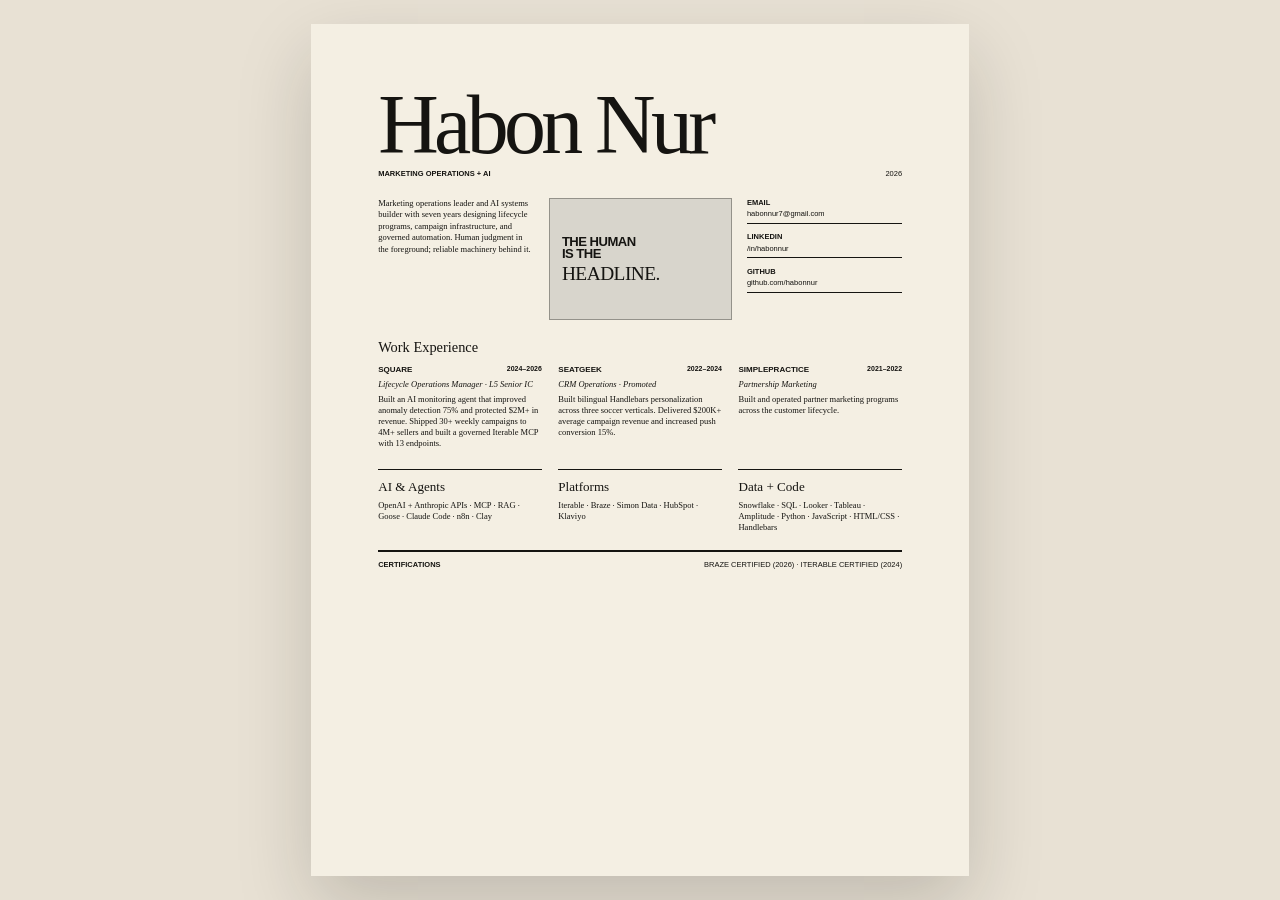
<file: resume-morgan-prototype.html>
<!doctype html>
<html lang="en">
<head>
  <meta charset="utf-8">
  <meta name="viewport" content="width=device-width, initial-scale=1">
  <title>Habon Nur — Résumé Study</title>
  <link rel="stylesheet" href="resume-morgan-prototype.css">
</head>
<body>
  <main class="study-stage">
    <article class="morgan-resume" aria-label="Habon Nur résumé">
      <header class="resume-masthead">
        <h1>Habon Nur</h1>
        <div><strong>MARKETING OPERATIONS + AI</strong><span>2026</span></div>
      </header>

      <section class="resume-intro-grid">
        <p class="resume-bio">Marketing operations leader and AI systems builder with seven years designing lifecycle programs, campaign infrastructure, and governed automation. Human judgment in the foreground; reliable machinery behind it.</p>
        <div class="resume-statement" aria-label="The human is the headline">
          <span>THE HUMAN</span><span>IS THE</span><strong>HEADLINE.</strong>
        </div>
        <address class="resume-contact">
          <p><strong>EMAIL</strong><a href="mailto:habonnur7@gmail.com">habonnur7@gmail.com</a></p>
          <p><strong>LINKEDIN</strong><a href="https://www.linkedin.com/in/habonnur">/in/habonnur</a></p>
          <p><strong>GITHUB</strong><a href="https://github.com/habonnur">github.com/habonnur</a></p>
        </address>
      </section>

      <section class="resume-work">
        <h2>Work Experience</h2>
        <div class="resume-work-grid">
          <article>
            <h3>SQUARE <span>2024–2026</span></h3>
            <p class="role">Lifecycle Operations Manager · L5 Senior IC</p>
            <p>Built an AI monitoring agent that improved anomaly detection 75% and protected $2M+ in revenue. Shipped 30+ weekly campaigns to 4M+ sellers and built a governed Iterable MCP with 13 endpoints.</p>
          </article>
          <article>
            <h3>SEATGEEK <span>2022–2024</span></h3>
            <p class="role">CRM Operations · Promoted</p>
            <p>Built bilingual Handlebars personalization across three soccer verticals. Delivered $200K+ average campaign revenue and increased push conversion 15%.</p>
          </article>
          <article>
            <h3>SIMPLEPRACTICE <span>2021–2022</span></h3>
            <p class="role">Partnership Marketing</p>
            <p>Built and operated partner marketing programs across the customer lifecycle.</p>
          </article>
        </div>
      </section>

      <section class="resume-capabilities">
        <article><h2>AI &amp; Agents</h2><p>OpenAI + Anthropic APIs · MCP · RAG · Goose · Claude Code · n8n · Clay</p></article>
        <article><h2>Platforms</h2><p>Iterable · Braze · Simon Data · HubSpot · Klaviyo</p></article>
        <article><h2>Data + Code</h2><p>Snowflake · SQL · Looker · Tableau · Amplitude · Python · JavaScript · HTML/CSS · Handlebars</p></article>
      </section>

      <footer class="resume-certifications"><strong>CERTIFICATIONS</strong><span>BRAZE CERTIFIED (2026) · ITERABLE CERTIFIED (2024)</span></footer>
    </article>
  </main>
</body>
</html>
</file>
<file: scroll-prototype.css>
:root {
  --paper: #f2ebdc;
  --ink: #171613;
  --signal-red: #c64b2f;
  --press-green: #41613c;
  --print-gold: #d2a338;
  --structural: "Helvetica Neue", Helvetica, Arial, sans-serif;
  --editorial: Baskerville, "Baskerville Old Face", Georgia, serif;
}

* { box-sizing: border-box; }
html { scroll-behavior: smooth; }
body {
  margin: 0;
  background: var(--paper);
  color: var(--ink);
  font-family: var(--structural);
  overflow-x: hidden;
}
a { color: inherit; text-decoration: none; }
.editorial { font-family: var(--editorial); }

.floating-nav {
  position: fixed;
  inset: 0 0 auto;
  z-index: 100;
  display: flex;
  min-height: 58px;
  align-items: center;
  justify-content: space-between;
  padding: 12px 24px;
  background: var(--paper);
  color: var(--ink);
  border-bottom: 2px solid var(--ink);
  font-size: 14px;
  font-weight: 700;
  pointer-events: auto;
}
.index-toggle {
  border: 0;
  padding: 0;
  background: transparent;
  color: inherit;
  font: inherit;
  cursor: pointer;
}
.site-index {
  position: fixed;
  top: 58px;
  right: 0;
  width: min(520px, 100vw);
  padding: 0 24px 24px;
  background: var(--paper);
  border-bottom: 2px solid var(--ink);
  border-left: 2px solid var(--ink);
  opacity: 0;
  transform: translateY(-24px);
  visibility: hidden;
  transition: opacity .25s ease, transform .35s cubic-bezier(.2,.75,.2,1), visibility .25s;
}
.site-index.is-open {
  opacity: 1;
  transform: translateY(0);
  visibility: visible;
}
.site-index a {
  display: grid;
  grid-template-columns: 46px 1fr;
  gap: 12px;
  padding: 18px 0;
  border-top: 2px solid var(--ink);
  font-size: clamp(22px, 2.2vw, 32px);
  line-height: 1;
  letter-spacing: -.035em;
}
.site-index a:first-child { border-top: 0; }
.site-index a:hover span:last-child {
  text-decoration: underline;
  text-underline-offset: .15em;
}

.hero-stage {
  position: relative;
  height: 135svh;
}
.hero-sticky {
  position: sticky;
  top: 0;
  height: 100svh;
  display: grid;
  place-items: center;
  padding-top: 58px;
  background: var(--paper);
  overflow: hidden;
}
.hero-lockup {
  position: relative;
  width: min(74svh, calc(100vw - 48px));
  aspect-ratio: 734 / 931;
  max-height: calc(100svh - 82px);
  container-type: inline-size;
}
.hero-lockup p,
.hero-lockup h1 {
  position: absolute;
  z-index: 2;
  left: 5.8cqw;
  color: var(--paper);
  margin: 0;
  font-weight: 700;
  line-height: .92;
  letter-spacing: -.045em;
}
.hero-lockup p {
  top: 7.5cqw;
  font-size: 6.5cqw;
  line-height: 1.12;
}
.hero-lockup p span { display: block; }
.hero-lockup img {
  position: absolute;
  inset: 0;
  display: block;
  width: 100%;
  height: 100%;
  object-fit: contain;
  object-position: center center;
}
.hero-lockup h1 {
  right: 5.8cqw;
  bottom: 5.8cqw;
  font-size: 12.1cqw;
  white-space: nowrap;
}

.frame {
  position: relative;
  z-index: 2;
  min-height: 100svh;
  background: var(--paper);
}
.frame-inner {
  width: min(calc(100% - 48px), 1440px);
  min-height: 100svh;
  margin-inline: auto;
  padding: clamp(76px, 8vw, 120px) 24px 36px;
}

[data-reveal] {
  opacity: 0;
  transform: translateY(56px) scale(.96);
  transition: opacity .8s cubic-bezier(.2,.75,.2,1), transform 1s cubic-bezier(.2,.75,.2,1);
}
[data-reveal].is-visible {
  opacity: 1;
  transform: translateY(0) scale(1);
}

.intro-frame { border-top: 2px solid var(--ink); }
.intro-inner {
  display: grid;
  grid-template-columns: 1fr 2.4fr;
  align-content: center;
  gap: 32px;
}
.frame-label {
  margin: 0;
  font-size: 15px;
  font-weight: 700;
}
.intro-statement {
  grid-column: 1 / -1;
  align-self: center;
  max-width: 15ch;
  margin: 0;
  font-size: clamp(56px, 7.2vw, 112px);
  line-height: .96;
  letter-spacing: -.035em;
}
.intro-detail {
  grid-column: 2;
  justify-self: end;
  max-width: 32ch;
  margin: 0;
  font-size: clamp(20px, 2vw, 28px);
  line-height: 1.22;
}

.work-opening-inner {
  display: grid;
  grid-template-columns: 1fr 1fr;
  grid-template-rows: 1fr auto;
  align-items: end;
}
.work-opening {
  background: var(--signal-red);
  border-top: 2px solid var(--ink);
  border-bottom: 2px solid var(--ink);
}
.work-opening h2 {
  grid-column: 1 / -1;
  align-self: end;
  margin: 0;
  line-height: .76;
  letter-spacing: -.06em;
  text-align: left;
}
.work-opening h2 span,
.work-opening h2 strong {
  display: block;
}
.work-opening h2 span {
  font-size: clamp(54px, 8vw, 126px);
  letter-spacing: -.05em;
}
.work-opening h2 strong {
  font-family: var(--editorial);
  font-size: clamp(116px, 20vw, 320px);
  font-weight: 400;
  letter-spacing: -.075em;
}
.work-opening p {
  grid-column: 2;
  justify-self: end;
  max-width: 34ch;
  margin: 44px 0 0;
  font-size: clamp(20px, 1.8vw, 27px);
  text-align: left;
}

.project-frame {
  position: relative;
  min-height: 175svh;
  background: transparent;
}
.project-layout {
  --story-opacity: 0;
  --story-shift: 36px;
  --title-shift: 0vh;
  --title-scale: 1;
  position: sticky;
  top: 0;
  z-index: 10;
  display: grid;
  grid-template-columns: 1fr 1fr;
  grid-template-rows: auto 1fr auto;
  gap: 28px;
  height: 100svh;
  min-height: 100svh;
  background: var(--paper);
  border-top: 2px solid var(--ink);
}
.project-number {
  margin: 0;
  font-size: 17px;
  font-weight: 700;
  letter-spacing: .01em;
}
.project-layout h3 {
  grid-column: 1 / -1;
  align-self: center;
  margin: 0;
  font-size: clamp(72px, 10.5vw, 168px);
  line-height: .8;
  letter-spacing: -.06em;
  transform: translateY(var(--title-shift)) scale(var(--title-scale));
  transform-origin: left center;
  transition: transform .08s linear;
}
.project-layout h3 span,
.project-layout h3 em { display: block; }
.project-layout h3 em {
  font-family: var(--editorial);
  font-style: normal;
  font-weight: 400;
  letter-spacing: -.055em;
}
.project-one .project-layout { color: var(--ink); }
.project-two .project-layout {
  background: var(--ink);
  color: var(--paper);
}
.project-three .project-layout {
  background: var(--press-green);
  color: var(--paper);
}
.project-four .project-layout {
  background: var(--print-gold);
  color: var(--ink);
}
.project-two h3,
.project-four h3 {
  text-align: right;
  transform-origin: right center;
}
.project-story {
  grid-column: 1 / -1;
  display: grid;
  grid-template-columns: repeat(3, 1fr);
  gap: clamp(24px, 4vw, 64px);
  align-self: end;
  padding-top: 28px;
  border-top: 2px solid var(--ink);
  opacity: var(--story-opacity);
  transform: translateY(var(--story-shift));
  transition: opacity .08s linear, transform .08s linear;
}
.project-story p { margin: 0; }
.story-label {
  margin-bottom: 12px !important;
  font-size: 14px;
  font-weight: 700;
}
.project-story .editorial {
  max-width: 29ch;
  font-size: clamp(19px, 1.55vw, 24px);
  line-height: 1.22;
}
.project-result {
  margin: 0;
  max-width: 26ch;
  font-size: clamp(18px, 1.5vw, 23px);
  font-weight: 700;
  line-height: 1.2;
}

.work-index {
  background: var(--paper);
  border-top: 2px solid var(--ink);
}
.index-inner,
.pitch-inner,
.resume-inner {
  width: min(calc(100% - 48px), 1440px);
  margin-inline: auto;
  padding: clamp(92px, 9vw, 140px) 24px clamp(80px, 9vw, 140px);
}
.work-index-header {
  position: relative;
  display: grid;
  grid-template-columns: 1fr 1fr;
  grid-template-rows: auto 1fr auto;
  gap: 28px;
  min-height: 50svh;
  padding-bottom: clamp(56px, 7vw, 96px);
  border-bottom: 2px solid var(--ink);
}
.section-number {
  margin: 0;
  font-size: 16px;
  font-weight: 700;
}
.work-index-header h2 {
  position: relative;
  z-index: 1;
  grid-column: 1 / -1;
  grid-row: 1;
  justify-self: start;
  margin: 0;
  max-width: none;
  font-size: clamp(56px, 6vw, 96px);
  line-height: .82;
  letter-spacing: -.065em;
  text-align: left;
  white-space: nowrap;
}
.work-index-header .editorial {
  position: relative;
  z-index: 1;
  grid-column: 2;
  grid-row: 3;
  justify-self: end;
  max-width: 31ch;
  margin: 0;
  font-size: clamp(20px, 1.8vw, 27px);
  line-height: 1.2;
}
.work-group { margin-top: clamp(58px, 7vw, 100px); }
.group-kicker,
.case-receipt,
.pitch-kicker,
.pitch-smallprint,
.career-year {
  font-family: "Courier New", Courier, monospace;
  letter-spacing: .035em;
}
.group-kicker {
  margin: 0 0 18px;
  font-size: 14px;
  font-weight: 700;
}
.case-row {
  position: relative;
  display: grid;
  grid-template-columns: 52px minmax(300px, 1.35fr) minmax(280px, 1fr);
  gap: clamp(22px, 3vw, 48px);
  align-items: start;
  padding: clamp(27px, 3vw, 43px) 0;
  border-top: 1px solid var(--ink);
}
.case-row:last-child { border-bottom: 1px solid var(--ink); }
.case-row p { margin: 0; }
.case-number {
  font-size: 16px;
  font-weight: 700;
}
.case-row h3 {
  margin: 0 0 8px;
  font-size: clamp(28px, 3.4vw, 52px);
  line-height: .95;
  letter-spacing: -.045em;
}
.case-summary {
  max-width: 43ch;
  font-size: clamp(18px, 1.55vw, 23px);
  line-height: 1.2;
}
.case-metrics {
  max-width: 44ch;
  font-size: clamp(16px, 1.3vw, 20px);
  font-weight: 700;
  line-height: 1.25;
}
.case-receipt {
  margin-top: 14px !important;
  font-size: 12px;
  line-height: 1.25;
}
.featured-case::before {
  content: "";
  position: absolute;
  top: -1px;
  bottom: -1px;
  left: -16px;
  width: 5px;
  background: var(--ink);
}
.personal-group {
  margin-inline: -24px;
  padding: clamp(40px, 5vw, 70px) 24px 0;
  background: var(--paper);
}

/* Selected Work: editorial directory + physical case-file archive */
.archive-index {
  width: min(calc(100% - 48px), 1440px);
  min-height: 100svh;
  margin-inline: auto;
  padding: clamp(96px, 10vw, 150px) 24px clamp(54px, 6vw, 88px);
  display: grid;
  grid-template-columns: minmax(280px, .8fr) minmax(420px, 1.2fr);
  grid-template-rows: 1fr auto;
  gap: clamp(48px, 8vw, 130px);
  align-items: center;
}
.archive-index-header { align-self: start; }
.archive-eyebrow,
.archive-instruction,
.case-archive-header,
.archive-card > header,
.case-specs dt,
.archive-drag-note {
  font-family: "Courier New", Courier, monospace;
  font-weight: 700;
  letter-spacing: .04em;
}
.archive-eyebrow {
  margin: 0 0 clamp(32px, 5vw, 72px);
  font-size: 12px;
}
.archive-index h2 {
  margin: 0;
  font-size: clamp(70px, 9.2vw, 142px);
  font-weight: 400;
  line-height: .82;
  letter-spacing: -.055em;
}
.archive-deck {
  max-width: 30ch;
  margin: clamp(30px, 4vw, 56px) 0 0;
  font-size: clamp(20px, 1.75vw, 27px);
  line-height: 1.24;
}
.archive-directory {
  position: relative;
  width: min(100%, 660px);
  align-self: center;
  padding: 18px clamp(18px, 3vw, 42px);
}
.archive-directory::after {
  content: "";
  position: absolute;
  z-index: -1;
  top: 2%;
  bottom: 2%;
  left: 72%;
  width: 1px;
  background: currentColor;
  opacity: .58;
  transform: rotate(-18deg);
  transform-origin: center;
}
.directory-client {
  margin: 28px 0 8px;
  font-family: "Courier New", Courier, monospace;
  font-size: 11px;
  font-weight: 700;
  letter-spacing: .05em;
  text-transform: uppercase;
}
.directory-client:first-child { margin-top: 0; }
.archive-directory a {
  display: grid;
  grid-template-columns: 1fr 46px;
  gap: 24px;
  align-items: baseline;
  padding: 5px 0;
  font-family: Baskerville, "Baskerville Old Face", Georgia, serif;
  font-size: clamp(18px, 1.65vw, 25px);
  letter-spacing: .09em;
}
.archive-directory a span:last-child { text-align: right; }
.archive-directory a:hover span:first-child {
  text-decoration: underline;
  text-underline-offset: .2em;
}
.archive-instruction {
  grid-column: 1 / -1;
  margin: 0;
  font-size: 11px;
  text-align: center;
}

.case-archive {
  --archive-paper: #e9e6da;
  --archive-ink: #24231f;
  --archive-moss: #68785a;
  padding: clamp(30px, 4vw, 58px) 0 clamp(52px, 7vw, 100px);
  overflow: hidden;
  background: #1d1d1b;
  color: var(--archive-paper);
  border-top: 2px solid var(--archive-ink);
}
.case-archive-header {
  width: min(calc(100% - 48px), 1440px);
  margin: 0 auto clamp(26px, 3vw, 44px);
  padding: 0 24px 18px;
  display: flex;
  justify-content: space-between;
  align-items: end;
  border-bottom: 1px solid currentColor;
  font-size: 11px;
}
.case-archive-header p { margin: 0; }
.case-archive-header > div:first-child {
  display: flex;
  gap: clamp(24px, 4vw, 64px);
}
.archive-controls { display: flex; align-items: center; gap: 14px; }
.archive-controls button {
  width: 38px;
  height: 30px;
  border: 1px solid currentColor;
  background: transparent;
  color: inherit;
  font: inherit;
  cursor: pointer;
}
.archive-controls button:hover { background: var(--archive-paper); color: var(--archive-ink); }
.case-card-rail {
  display: flex;
  gap: clamp(20px, 2.6vw, 42px);
  overflow-x: auto;
  padding: 0 max(24px, calc((100vw - 1440px) / 2 + 24px)) 28px;
  scroll-padding-inline: max(24px, calc((100vw - 1440px) / 2 + 24px));
  scroll-snap-type: x mandatory;
  overscroll-behavior-inline: contain;
  scrollbar-color: var(--archive-paper) transparent;
  scrollbar-width: thin;
}
.case-card-rail:focus-visible { outline: 1px solid var(--archive-paper); outline-offset: 6px; }
.archive-card {
  position: relative;
  flex: 0 0 clamp(700px, 68vw, 940px);
  min-height: min(700px, calc(100svh - 190px));
  padding: clamp(24px, 3vw, 44px);
  display: grid;
  grid-template-columns: 1.2fr .8fr;
  grid-template-rows: auto auto 1fr auto;
  gap: clamp(18px, 2vw, 30px) clamp(24px, 3vw, 48px);
  overflow: hidden;
  background: var(--archive-paper);
  color: var(--archive-ink);
  border-radius: 3px;
  scroll-snap-align: start;
  box-shadow: 0 24px 70px rgb(0 0 0 / 35%);
}
.archive-card > header {
  grid-column: 1 / -1;
  display: flex;
  justify-content: space-between;
  padding-bottom: 12px;
  border-bottom: 1px solid;
  font-size: 10px;
}
.archive-card > header p { margin: 0; }
.archive-card h3 {
  grid-column: 1 / -1;
  margin: 0;
  font-size: clamp(48px, 5.6vw, 80px);
  font-weight: 400;
  line-height: .84;
  letter-spacing: -.055em;
}
.archive-cover {
  grid-template-columns: .9fr 1.1fr;
  grid-template-rows: auto 1fr auto;
  background: #587346;
  color: #f0ecdf;
}
.archive-cover::after {
  content: "";
  position: absolute;
  inset: 0;
  opacity: .11;
  pointer-events: none;
  mix-blend-mode: multiply;
  background-image: url("data:image/svg+xml,%3Csvg xmlns='http://www.w3.org/2000/svg' width='180' height='180'%3E%3Cfilter id='n'%3E%3CfeTurbulence type='fractalNoise' baseFrequency='.72' numOctaves='4' stitchTiles='stitch'/%3E%3C/filter%3E%3Crect width='100%25' height='100%25' filter='url(%23n)' opacity='.42'/%3E%3C/svg%3E");
}
.archive-cover > * { position: relative; z-index: 1; }
.cover-title { align-self: end; }
.cover-title h2 {
  margin: 0;
  font-size: clamp(78px, 9vw, 138px);
  font-weight: 400;
  line-height: .73;
  letter-spacing: -.065em;
}
.cover-title > p {
  max-width: 25ch;
  margin: clamp(26px, 3vw, 44px) 0 0;
  font-size: clamp(20px, 1.8vw, 27px);
  line-height: 1.2;
}
.cover-directory {
  align-self: center;
  padding-left: clamp(20px, 4vw, 60px);
  border-left: 1px solid currentColor;
}
.cover-directory a {
  display: grid;
  grid-template-columns: 1fr 34px;
  gap: 18px;
  padding: clamp(8px, 1vw, 14px) 0;
  border-bottom: 1px solid rgb(240 236 223 / 42%);
  font-family: Baskerville, "Baskerville Old Face", Georgia, serif;
  font-size: clamp(17px, 1.45vw, 22px);
  letter-spacing: .025em;
}
.cover-directory a span:last-child { text-align: right; }
.cover-directory a:hover span:first-child { font-style: italic; }
.cover-note {
  grid-column: 1 / -1;
  margin: 0;
  font: 700 10px/1 "Courier New", monospace;
  letter-spacing: .05em;
  text-align: right;
}
.case-artifact {
  min-height: clamp(230px, 26svh, 340px);
  padding: clamp(18px, 2.2vw, 32px);
  overflow: hidden;
  background: #d9ddd1;
  border: 1px solid var(--archive-ink);
}
.card-summary {
  align-self: end;
  max-width: 23ch;
  margin: 0;
  font-size: clamp(22px, 2vw, 30px);
  line-height: 1.12;
}
.case-specs {
  grid-column: 1 / -1;
  display: grid;
  grid-template-columns: 1fr 1fr;
  gap: 24px;
  margin: 0;
  padding-top: 18px;
  border-top: 1px solid;
}
.case-specs div { display: grid; grid-template-columns: 88px 1fr; gap: 12px; }
.case-specs dt { font-size: 10px; }
.case-specs dd { margin: 0; font-size: 14px; font-weight: 700; line-height: 1.25; }
.archive-drag-note { margin: 18px 24px 0; font-size: 10px; text-align: center; }

.monitor-top,
.calendar-head,
.artifact-engine > div {
  display: flex;
  justify-content: space-between;
  font: 700 10px/1 "Courier New", monospace;
  letter-spacing: .05em;
}
.monitor-top span:last-child { color: var(--archive-moss); }
.signal-line { height: 48%; display: flex; gap: 7%; align-items: end; border-bottom: 1px solid; }
.signal-line i { width: 8%; background: var(--archive-ink); }
.signal-line i:nth-child(1) { height: 25%; }.signal-line i:nth-child(2) { height: 42%; }.signal-line i:nth-child(3) { height: 34%; }.signal-line i:nth-child(4) { height: 67%; }.signal-line i:nth-child(5) { height: 54%; }.signal-line i:nth-child(6) { height: 92%; background: var(--archive-moss); }
.alert-slip { width: 72%; margin: -4px 0 0 auto; padding: 14px; background: var(--archive-paper); border: 1px solid; transform: rotate(-2deg); }
.alert-slip strong,.alert-slip span { display: block; font-size: 11px; }.alert-slip span { margin-top: 6px; }
.artifact-calendar { display: grid; grid-template-rows: auto 1fr auto; gap: 16px; }
.calendar-grid { display: grid; grid-template-columns: repeat(4, 1fr); gap: 7px; }
.calendar-grid i { min-height: 38px; border: 1px solid; background: var(--archive-paper); }
.calendar-grid i:nth-child(3n) { background: var(--archive-moss); }
.artifact-calendar p { margin: 0; font: 700 12px/1 "Courier New", monospace; letter-spacing: .05em; text-align: center; }
.artifact-mcp { position: relative; display: grid; place-items: center; overflow: hidden; }
.mcp-connectors { position: absolute; z-index: 0; inset: 18px; width: calc(100% - 36px); height: calc(100% - 36px); overflow: visible; }
.mcp-connectors line { stroke: var(--archive-ink); stroke-width: .75; stroke-dasharray: 2.2 1.4; vector-effect: non-scaling-stroke; }
.mcp-core { position: relative; z-index: 2; display: grid; place-items: center; width: 112px; aspect-ratio: 1; border-radius: 50%; background: var(--archive-ink); color: var(--archive-paper); font: 700 25px/1 "Courier New", monospace; box-shadow: 0 0 0 7px #d4d9ce; }
.artifact-mcp ul { position: absolute; z-index: 1; inset: 18px; margin: 0; padding: 0; list-style: none; font: 700 10px/1 "Courier New", monospace; }
.artifact-mcp li { position: absolute; padding: 6px; background: var(--archive-paper); border: 1px solid; box-shadow: 0 0 0 4px #d4d9ce; }
.artifact-mcp li:nth-child(1){top:0;left:0}.artifact-mcp li:nth-child(2){top:0;right:0}.artifact-mcp li:nth-child(3){top:45%;left:0}.artifact-mcp li:nth-child(4){top:45%;right:0}.artifact-mcp li:nth-child(5){bottom:0;left:0}.artifact-mcp li:nth-child(6){bottom:0;right:0}
.artifact-personal { display: grid; grid-template-columns: repeat(3, 1fr); gap: 10px; }
.artifact-personal > div { position: relative; display: flex; flex-direction: column; justify-content: space-between; padding: 12px; background: var(--archive-paper); border: 1px solid; }
.artifact-personal > div:not(:last-child)::after { content: "→"; position: absolute; z-index: 2; top: 50%; right: -17px; width: 23px; height: 23px; display: grid; place-items: center; border: 1px solid; border-radius: 50%; background: var(--archive-paper); font: 700 13px/1 "Courier New", monospace; transform: translateY(-50%); }
.artifact-personal span { font: 700 9px/1.15 "Courier New", monospace; }.artifact-personal strong { font-size: clamp(12px, 1.05vw, 16px); line-height: 1.05; }.artifact-personal small { font-size: 8px; line-height: 1.25; }
.artifact-hermes { background: var(--archive-ink); color: var(--archive-paper); font-family: "Courier New", monospace; }
.artifact-hermes > p { margin: 0 0 30px; padding-bottom: 10px; border-bottom: 1px solid; font-size: 11px; }.artifact-hermes ol { margin: 0; padding-left: 1.6em; }.artifact-hermes li { padding: 10px 0; border-bottom: 1px solid rgb(233 230 218 / 35%); }.artifact-hermes b { float: right; color: #aebb91; }
.artifact-engine { display: grid; grid-template-rows: auto repeat(3, 1fr); gap: 8px; }
.artifact-engine p { margin: 0; padding: 14px; background: var(--archive-paper); border: 1px solid; font: 700 11px/1 "Courier New", monospace; }

/* Vertical punched filing-card treatment */
.case-card-rail {
  gap: clamp(26px, 3vw, 48px);
  padding-top: 42px;
}
.archive-card {
  flex: 0 0 clamp(360px, 31vw, 450px);
  width: clamp(360px, 31vw, 450px);
  min-height: min(700px, calc(100svh - 190px));
  padding: 42px clamp(22px, 2.2vw, 32px) 26px;
  grid-template-columns: 1fr;
  grid-template-rows: auto auto minmax(225px, 1fr) auto auto;
  gap: 16px;
  border: 1px solid #aaa497;
  border-radius: 0;
  background-color: #e8e4d7;
  background-image:
    repeating-linear-gradient(0deg, transparent 0 31px, rgb(36 35 31 / 3%) 32px),
    linear-gradient(90deg, rgb(255 255 255 / 18%), transparent 18%, transparent 82%, rgb(0 0 0 / 3%));
  box-shadow: 7px 9px 0 #bcb7a9, 0 24px 56px rgb(0 0 0 / 32%);
}
.archive-card:not(.archive-cover)::before {
  content: "";
  position: absolute;
  z-index: 3;
  top: 12px;
  left: 18px;
  right: 18px;
  height: 16px;
  pointer-events: none;
  background: radial-gradient(circle, #1d1d1b 0 5px, #8d887d 5.5px 6.5px, transparent 7px) 0 0 / 40px 16px repeat-x;
}
.archive-card:not(.archive-cover)::after {
  content: attr(data-case);
  position: absolute;
  z-index: 3;
  right: 20px;
  bottom: 18px;
  width: 38px;
  height: 38px;
  display: grid;
  place-items: center;
  border: 2px solid currentColor;
  border-radius: 50%;
  font: 700 11px/1 "Courier New", monospace;
  transform: rotate(-8deg);
  opacity: .62;
}
.archive-card > header {
  position: relative;
  grid-column: 1;
  padding: 0 0 10px;
  font-family: "Courier New", Courier, monospace;
  font-size: 9px;
  letter-spacing: .08em;
}
.archive-card h3 {
  grid-column: 1;
  font-family: "American Typewriter", "Courier New", Courier, monospace;
  font-size: clamp(34px, 3.2vw, 46px);
  font-weight: 600;
  line-height: .95;
  letter-spacing: -.04em;
}
.case-artifact {
  min-height: 225px;
  padding: 18px;
  background: #d4d9ce;
  box-shadow: inset 0 0 0 7px #e8e4d7;
}
.case-artifact.artifact-hermes {
  background: #282c28;
  color: #f1ede1;
  box-shadow: inset 0 0 0 7px #e8e4d7;
}
.case-artifact.artifact-hermes > p {
  color: #f1ede1;
  border-bottom-color: rgb(241 237 225 / 55%);
}
.case-artifact.artifact-hermes li {
  color: #f1ede1;
  border-bottom-color: rgb(241 237 225 / 28%);
}
.case-artifact.artifact-hermes b { color: #c7d29f; }
.card-summary {
  align-self: auto;
  max-width: none;
  font-family: "American Typewriter", "Courier New", Courier, monospace;
  font-size: clamp(15px, 1.25vw, 18px);
  line-height: 1.28;
}
.case-specs {
  grid-column: 1;
  grid-template-columns: 1fr;
  gap: 8px;
  padding-top: 12px;
  padding-right: 48px;
}
.case-specs div {
  grid-template-columns: 70px 1fr;
  gap: 8px;
  padding-bottom: 7px;
  border-bottom: 1px dotted rgb(36 35 31 / 42%);
}
.case-specs dt,
.case-specs dd { font-family: "Courier New", Courier, monospace; }
.case-specs dt { font-size: 8px; letter-spacing: .08em; }
.case-specs dd { font-size: 11px; line-height: 1.2; }

.archive-cover {
  margin-top: 28px;
  min-height: min(672px, calc(100svh - 218px));
  padding: 34px 30px 28px;
  grid-template-columns: 1fr;
  grid-template-rows: auto auto 1fr auto;
  gap: 20px;
  overflow: visible;
  background: #c3a36a;
  color: #28231b;
  border: 1px solid #8f754b;
  box-shadow: 9px 10px 0 #9f8355, 16px 18px 0 #715d3e, 0 28px 70px rgb(0 0 0 / 38%);
}
.archive-cover::before {
  content: "SELECTED WORK";
  position: absolute;
  top: -30px;
  left: -1px;
  width: 176px;
  height: 30px;
  display: flex;
  align-items: center;
  padding: 0 13px;
  background: #c3a36a;
  border: 1px solid #8f754b;
  border-bottom: 0;
  border-radius: 7px 7px 0 0;
  font: 700 9px/1 "Courier New", monospace;
  letter-spacing: .08em;
}
.archive-cover::after { opacity: .19; }
.archive-cover > header { border-bottom: 2px solid #5d4a2e; }
.archive-cover > header::after { content: "ARCHIVE COPY"; }
.cover-title { align-self: start; }
.cover-title h2 {
  font-family: "American Typewriter", "Courier New", Courier, monospace;
  font-size: clamp(48px, 4.8vw, 68px);
  font-weight: 600;
  line-height: .84;
  letter-spacing: -.055em;
}
.cover-title > p {
  margin-top: 18px;
  font-family: "American Typewriter", "Courier New", Courier, monospace;
  font-size: clamp(14px, 1.2vw, 17px);
  line-height: 1.25;
}
.cover-directory {
  align-self: stretch;
  padding: 0;
  border: 2px solid #5d4a2e;
  background: rgb(232 218 184 / 36%);
}
.cover-directory a {
  grid-template-columns: 1fr 28px;
  gap: 10px;
  padding: 10px 12px;
  border-bottom: 1px solid #6f5a38;
  font-family: "American Typewriter", "Courier New", Courier, monospace;
  font-size: 13px;
  font-weight: 600;
  letter-spacing: -.015em;
}
.cover-directory a:last-child { border-bottom: 0; }
.cover-note { font-size: 8px; }

.pitch-frame {
  background: var(--paper);
  border-top: 2px solid var(--ink);
  border-bottom: 2px solid var(--ink);
}
.pitch-inner {
  min-height: 100svh;
  display: grid;
  grid-template-columns: 1fr 1fr;
  grid-template-rows: auto 1fr auto;
  gap: clamp(32px, 5vw, 80px);
}
.pitch-kicker {
  grid-column: 1 / -1;
  margin: 0;
  font-size: 13px;
  font-weight: 700;
}
.pitch-inner h2 {
  grid-column: 1 / -1;
  align-self: center;
  max-width: 11ch;
  margin: 0;
  font-size: clamp(62px, 9.5vw, 154px);
  font-weight: 400;
  line-height: .86;
  letter-spacing: -.06em;
}
.pitch-copy {
  grid-column: 2;
  max-width: 42ch;
  justify-self: end;
  font-size: clamp(20px, 1.65vw, 25px);
  line-height: 1.28;
}
.pitch-copy p { margin: 0 0 1em; }
.pitch-copy p:last-child { margin-bottom: 0; }
.pitch-smallprint {
  grid-column: 1;
  grid-row: 3;
  align-self: end;
  max-width: 52ch;
  margin: 0;
  padding-top: 14px;
  border-top: 1px solid var(--ink);
  font-size: 12px;
  font-weight: 700;
  line-height: 1.35;
}

.resume-frame {
  height: 320svh;
  background: var(--paper);
  border-bottom: 2px solid var(--ink);
}
.resume-stage {
  position: sticky;
  top: 58px;
  display: grid;
  place-items: center;
  height: calc(100svh - 58px);
  padding: 0;
  perspective: 1500px;
  overflow: hidden;
}
.resume-paper {
  --resume-scale: .76;
  --resume-y: 72px;
  --resume-tilt: 9deg;
  --resume-roll: -1.4deg;
  --resume-opacity: .4;
  position: relative;
  width: min(72vw, 760px, calc((100svh - 100px) * .7727));
  aspect-ratio: 8.5 / 11;
  padding: clamp(18px, 2.5vw, 38px);
  background: #d9c5a4;
  color: #151411;
  font-family: "Arial Narrow", "Helvetica Neue", Arial, sans-serif;
  box-shadow: 0 8px 14px rgb(23 22 19 / 8%);
  opacity: var(--resume-opacity);
  transform: translateY(var(--resume-y)) rotateX(var(--resume-tilt)) rotateZ(var(--resume-roll)) scale(var(--resume-scale));
  transform-origin: center center;
  transition: transform .06s linear, box-shadow .06s linear, opacity .06s linear;
  will-change: transform, box-shadow;
}
.resume-paper::before {
  content: "";
  position: absolute;
  inset: 0;
  z-index: 0;
  opacity: .13;
  pointer-events: none;
  mix-blend-mode: multiply;
  background-image: url("data:image/svg+xml,%3Csvg xmlns='http://www.w3.org/2000/svg' width='180' height='180' viewBox='0 0 180 180'%3E%3Cfilter id='n'%3E%3CfeTurbulence type='fractalNoise' baseFrequency='.7' numOctaves='4' stitchTiles='stitch'/%3E%3C/filter%3E%3Crect width='100%25' height='100%25' filter='url(%23n)' opacity='.45'/%3E%3C/svg%3E");
}
.resume-paper > * { position: relative; z-index: 1; }
.vintage-resume-header {
  margin-bottom: clamp(14px, 2vw, 28px);
  text-align: center;
}
.vintage-resume-header p {
  margin: 0 0 9px;
  font-family: "Courier New", Courier, monospace;
  font-size: clamp(6px, .72vw, 10px);
  font-weight: 700;
  letter-spacing: .16em;
}
.vintage-resume-header h2 {
  margin: 0;
  padding-bottom: clamp(8px, 1vw, 14px);
  border-bottom: 4px double currentColor;
  font-family: "Arial Narrow", "Helvetica Neue", Arial, sans-serif;
  font-size: clamp(30px, 4.8vw, 62px);
  line-height: .9;
  letter-spacing: .2em;
}
.vintage-resume-grid {
  display: grid;
  grid-template-columns: 29% 1fr;
  gap: clamp(14px, 2.5vw, 34px);
}
.resume-rail {
  padding-right: clamp(12px, 1.8vw, 24px);
  border-right: 2px solid currentColor;
}
.resume-paper section { margin-bottom: clamp(12px, 1.7vw, 22px); }
.resume-paper h3 {
  margin: 0 0 clamp(7px, .9vw, 12px);
  padding: 5px 3px 4px;
  border-top: 2px solid currentColor;
  border-bottom: 1px solid currentColor;
  font-family: "Arial Narrow", "Helvetica Neue", Arial, sans-serif;
  font-size: clamp(7px, .8vw, 11px);
  font-weight: 700;
  line-height: 1;
  letter-spacing: .17em;
  text-align: center;
}
.resume-paper p,
.resume-paper li {
  font-size: clamp(6.5px, .72vw, 10px);
  line-height: 1.3;
  letter-spacing: .025em;
}
.resume-rail p { margin: 0 0 10px; text-align: center; }
.resume-profile p { margin: 0; }
.resume-experience article { margin-bottom: clamp(10px, 1.5vw, 19px); }
.resume-experience h4 {
  margin: 0;
  font-size: clamp(8px, .92vw, 12px);
  line-height: 1.12;
  letter-spacing: .09em;
}
.resume-date {
  margin: 4px 0 6px;
  font-family: "Courier New", Courier, monospace;
  font-size: clamp(6px, .65vw, 9px) !important;
  font-weight: 700;
  letter-spacing: .08em !important;
}
.resume-experience ul {
  margin: 0;
  padding-left: 1.15em;
}
.resume-agents p { margin: 0; }
.resume-page {
  position: absolute !important;
  left: 0;
  right: 0;
  bottom: 11px;
  margin: 0;
  font-family: "Courier New", Courier, monospace;
  font-weight: 700;
  letter-spacing: .18em !important;
  text-align: center;
}

.morgan-resume {
  --resume-scale: .68;
  --resume-y: 96px;
  --resume-tilt: 10deg;
  --resume-roll: -1.2deg;
  --resume-opacity: .36;
  position: relative;
  width: min(clamp(880px, 68vw, 1120px), calc(100vw - 32px));
  aspect-ratio: 736 / 1041;
  container-type: inline-size;
  padding: 4.4cqw 6.1cqw 6cqw;
  overflow: hidden;
  background: #eceadd;
  color: #24231f;
  border-radius: clamp(18px, 2.2vw, 34px);
  box-shadow: 0 8px 14px rgb(23 22 19 / 8%);
  opacity: var(--resume-opacity);
  font-family: var(--structural);
  transform: translateY(var(--resume-y)) rotateX(var(--resume-tilt)) rotateZ(var(--resume-roll)) scale(var(--resume-scale));
  transform-origin: center;
  transition: transform .06s linear, box-shadow .06s linear, opacity .06s linear;
  will-change: transform, box-shadow;
}
.resume-masthead h2 {
  margin: 0;
  font-family: "Bodoni 72 Poster", Didot, "Bodoni 72", "Bodoni MT", serif;
  font-size: 21.2cqw;
  font-weight: 400;
  line-height: .82;
  letter-spacing: -.055em;
  text-align: center;
  white-space: nowrap;
}
.resume-masthead > div {
  display: flex;
  justify-content: space-between;
  margin-top: 1cqw;
  font-size: 1.3cqw;
}
.resume-intro-grid {
  display: grid;
  grid-template-columns: 1.08fr .84fr 1.08fr;
  gap: 4cqw;
  align-items: stretch;
  margin-top: 3cqw;
}
.resume-bio {
  margin: 0;
  font-family: var(--editorial);
  font-family: var(--structural);
  font-size: 1.32cqw;
  line-height: 1.34;
  hyphens: auto;
}
.resume-portrait {
  position: relative;
  aspect-ratio: 220 / 241;
  margin: 0;
  overflow: hidden;
  background: #b9bbb5;
}
.resume-portrait img {
  display: block;
  width: 100%;
  height: 100%;
  object-fit: cover;
  object-position: 50% 42%;
  filter: grayscale(1) contrast(1.16) brightness(.98);
  mix-blend-mode: multiply;
  transform: scale(1.04);
}
.resume-portrait::before,
.resume-portrait::after {
  content: "";
  position: absolute;
  inset: 0;
  z-index: 2;
  pointer-events: none;
}
.resume-portrait::before {
  background: #aeb2ad;
  opacity: .22;
  mix-blend-mode: color;
}
.resume-portrait::after {
  background-image: radial-gradient(circle, rgb(38 42 40 / 82%) 0 .62px, transparent .78px);
  background-size: 3.4px 3.4px;
  opacity: .34;
  mix-blend-mode: multiply;
}
.resume-contact { font-style: normal; }
.resume-contact p {
  margin: 0 0 1.7cqw;
  padding-bottom: .9cqw;
  border-bottom: 1px solid;
}
.resume-contact strong,
.resume-contact a {
  display: block;
  color: inherit;
  font-size: 1.28cqw;
  text-decoration: none;
}
.resume-contact a { margin-top: .4cqw; }
.resume-work { margin-top: 3.8cqw; }
.resume-work > h3,
.resume-capabilities h3,
.resume-credentials h3 {
  margin: 0 0 1.7cqw;
  font-family: "Bodoni 72 Smallcaps", "Bodoni 72", Didot, "Bodoni MT", serif;
  font-size: 2.7cqw;
  font-weight: 400;
}
.resume-work-grid {
  display: grid;
  grid-template-columns: repeat(3, 1fr);
  gap: 3.15cqw;
}
.resume-work-grid h4 {
  display: flex;
  justify-content: space-between;
  gap: 1cqw;
  margin: 0;
  font-size: 1.4cqw;
}
.resume-work-grid h4 span {
  font-size: 1.12cqw;
  white-space: nowrap;
}
.resume-work-grid p,
.resume-capabilities p {
  margin: .9cqw 0 0;
  font-family: "Helvetica Neue", Helvetica, Arial, sans-serif;
  font-size: 1.28cqw;
  font-weight: 400;
  line-height: 1.3;
}
.resume-work-grid .role { font-style: italic; }
.resume-work-grid ul {
  margin: 1.1cqw 0 0;
  padding-left: 1.12em;
}
.resume-work-grid li {
  margin: 0 0 .78cqw;
  padding-left: .08em;
  font-family: "Helvetica Neue", Helvetica, Arial, sans-serif;
  font-size: 1.28cqw;
  font-weight: 400;
  line-height: 1.3;
}
.resume-capabilities {
  display: grid;
  grid-template-columns: repeat(3, 1fr);
  gap: 3.15cqw;
  margin-top: 5cqw;
}
.resume-capabilities article {
  padding-top: 1.7cqw;
  border-top: 1px solid;
}
.resume-capabilities h3 {
  margin-bottom: 1cqw;
  font-size: 2.45cqw;
}
.resume-capabilities p { margin: 0; }
.resume-credentials {
  display: grid;
  grid-template-columns: 1fr 2fr;
  gap: 3.15cqw;
  margin-top: 4.4cqw;
  padding-top: 1.8cqw;
  border-top: 1px solid;
}
.resume-credentials section:last-child {
  padding-left: 3.15cqw;
  border-left: 1px solid;
}
.resume-credentials h3 {
  margin-bottom: .85cqw;
  font-size: 2.35cqw;
}
.resume-credentials p {
  margin: 0;
  font-family: "Helvetica Neue", Helvetica, Arial, sans-serif;
  font-size: 1.28cqw;
  line-height: 1.35;
}
.resume-certifications {
  display: flex;
  justify-content: space-between;
  gap: 2.6cqw;
  margin-top: 3.25cqw;
  padding-top: 1.55cqw;
  border-top: 2px solid;
  font-size: clamp(7.5px, 1.3cqw, 10px);
  line-height: 1.3;
}
.resume-inner {
  width: min(calc(100% - 80px), 1180px);
  margin-block: clamp(50px, 7vw, 100px);
  padding: clamp(36px, 5vw, 70px);
  border: 2px solid var(--ink);
}
.resume-header {
  display: block;
  padding-bottom: clamp(38px, 5vw, 64px);
}
.resume-header > .group-kicker { text-align: center; }
.resume-header h2 {
  margin: clamp(18px, 3vw, 34px) 0;
  font-size: clamp(74px, 11vw, 150px);
  font-weight: 400;
  line-height: .8;
  letter-spacing: -.07em;
  text-align: center;
}
.resume-subhead {
  display: flex;
  justify-content: space-between;
  gap: 24px;
  padding-top: 14px;
  border-top: 2px solid var(--ink);
  font-size: 13px;
  font-weight: 700;
}
.resume-subhead p { margin: 0; }
.career-ledger { border-bottom: 1px solid var(--ink); }
.career-ledger article {
  display: grid;
  grid-template-columns: 160px minmax(260px, .8fr) 1.4fr;
  gap: 28px;
  align-items: baseline;
  padding: 24px 0;
  border-top: 1px solid var(--ink);
}
.career-ledger p,
.career-ledger h3 { margin: 0; }
.career-year { font-size: 13px; font-weight: 700; }
.career-ledger h3 {
  font-size: clamp(25px, 2.5vw, 38px);
  letter-spacing: -.035em;
}
.career-ledger .editorial {
  font-size: clamp(18px, 1.45vw, 22px);
  line-height: 1.2;
}
.resume-foot {
  display: grid;
  grid-template-columns: repeat(2, 1fr);
  gap: 0 clamp(40px, 7vw, 110px);
  margin-top: clamp(48px, 7vw, 90px);
}
.resume-foot section {
  padding: 22px 0;
  border-top: 1px solid var(--ink);
}
.resume-foot p { margin: 0; }
.resume-foot .group-kicker { margin-bottom: 12px; }
.resume-foot .editorial,
.resume-line {
  font-size: clamp(17px, 1.35vw, 21px);
  line-height: 1.25;
}
.resume-line { font-family: var(--structural); font-weight: 700; }

.closing-frame {
  z-index: 20;
  background: var(--ink);
  color: var(--paper);
}
.closing-inner {
  display: flex;
  flex-direction: column;
  justify-content: center;
}
.closing-inner h2 {
  margin: 0;
  font-size: clamp(58px, 9vw, 150px);
  line-height: .84;
  letter-spacing: -.06em;
}
.closing-inner p {
  margin: 48px 0 0;
  font-size: clamp(24px, 2.5vw, 36px);
}

.person-inner,
.contact-inner {
  display: grid;
  grid-template-columns: 1fr 1fr;
  grid-template-rows: auto 1fr auto;
  gap: 30px;
}
.person-inner h2,
.contact-inner h2 {
  grid-column: 1 / -1;
  grid-row: 2;
  align-self: center;
  margin: 0;
  font-size: clamp(84px, 14vw, 220px);
  line-height: .8;
  letter-spacing: -.065em;
}
.person-inner .editorial,
.contact-inner .editorial {
  grid-column: 2;
  grid-row: 3;
  max-width: 34ch;
  margin: 0;
  font-size: clamp(22px, 2.1vw, 31px);
  line-height: 1.2;
}
.person-result,
.contact-links {
  grid-column: 1;
  grid-row: 3;
  align-self: end;
  margin: 0;
  font-size: 18px;
  font-weight: 700;
}
.contact-frame { border-top: 2px solid var(--ink); }
.contact-inner {
  grid-template-columns: 1fr;
  grid-template-rows: 1fr auto auto;
  align-content: stretch;
  gap: clamp(18px, 2vw, 30px);
}
.contact-inner h2 {
  grid-column: 1 / -1;
  grid-row: 1;
  align-self: center;
  justify-self: center;
  width: 100%;
  font-family: Futura, "Avenir Next Condensed", "Helvetica Neue", Arial, sans-serif;
  font-size: clamp(56px, 7.6vw, 118px);
  font-weight: 700;
  line-height: .88;
  letter-spacing: -.055em;
  text-align: center;
}
.contact-inner h2 span { display: block; }
.contact-services {
  grid-column: 1;
  grid-row: 2;
  justify-self: center;
  width: min(100%, 900px);
  margin: 0;
  padding: 12px 18px 11px;
  border-top: 1px solid var(--ink);
  border-bottom: 1px solid var(--ink);
  font-family: "Helvetica Neue", Helvetica, Arial, sans-serif;
  font-size: clamp(9px, .72vw, 11px);
  font-weight: 700;
  line-height: 1.3;
  letter-spacing: .19em;
  text-align: center;
}
.contact-services i { padding-inline: .65em; font-style: normal; }
.contact-links {
  grid-column: 1 / -1;
  grid-row: 3;
  display: grid;
  grid-template-columns: repeat(4, 1fr);
  gap: 20px;
  width: 100%;
  padding-top: 18px;
  border-top: 2px solid var(--ink);
}
.contact-links a {
  border-bottom: 1px solid currentColor;
}
.contact-links a:hover { border-bottom-width: 3px; }

@media (max-width: 760px) {
  .floating-nav { padding-inline: 16px; }
  .site-index { padding-inline: 16px; border-left: 0; }
  .hero-lockup {
    width: min(78svh, calc(100vw - 24px));
    max-height: calc(100svh - 74px);
  }
  .frame-inner { width: 100%; padding-inline: 20px; }
  .intro-inner { grid-template-columns: 1fr; }
  .intro-detail,
  .project-layout { grid-template-columns: 1fr; }
  .project-layout h3 { grid-column: 1; overflow-wrap: anywhere; }
  .project-story {
    grid-column: 1;
    grid-template-columns: 1fr;
    gap: 18px;
  }
  .project-story > div:nth-child(2) { display: none; }
  .work-opening-inner { grid-template-columns: 1fr; }
  .work-opening h2 { grid-column: 1; text-align: left; }
  .work-opening p { grid-column: 1; justify-self: start; text-align: left; }
  .project-two h3,
  .project-four h3 { text-align: left; transform-origin: left center; }
  .index-inner,
  .pitch-inner,
  .resume-inner { width: 100%; padding-inline: 20px; }
  .work-index-header {
    grid-template-columns: 1fr;
    grid-template-rows: auto 1fr auto;
    gap: 18px;
    min-height: 68svh;
  }
  .work-index-header h2 {
    grid-column: 1;
    grid-row: 1;
    justify-self: end;
    white-space: normal;
  }
  .work-index-header .editorial {
    grid-column: 1;
    grid-row: 3;
    margin-top: 0;
  }
  .case-row {
    grid-template-columns: 34px 1fr;
    gap: 16px;
  }
  .case-row > div:last-child {
    grid-column: 2;
    padding-top: 8px;
  }
  .featured-case::before { left: -10px; width: 4px; }
  .personal-group { margin-inline: -20px; padding-inline: 20px; }
  .archive-index {
    width: 100%;
    min-height: auto;
    padding: 104px 20px 54px;
    grid-template-columns: 1fr;
    grid-template-rows: auto auto auto;
    gap: 58px;
  }
  .archive-index h2 { font-size: clamp(64px, 23vw, 92px); }
  .archive-deck { font-size: 20px; }
  .archive-directory { width: 100%; padding: 0 8px; }
  .archive-directory::after { left: 78%; }
  .archive-directory a { grid-template-columns: 1fr 38px; gap: 16px; font-size: 17px; letter-spacing: .055em; }
  .archive-instruction { grid-column: 1; }
  .case-archive { padding-top: 78px; }
  .case-archive-header { width: 100%; padding-inline: 20px; }
  .case-archive-header > div:first-child p:last-child { display: none; }
  .case-card-rail { padding-inline: 20px; scroll-padding-inline: 20px; }
  .archive-card {
    flex-basis: calc(100vw - 76px);
    width: calc(100vw - 76px);
    min-height: 700px;
    padding: 42px 22px 26px;
    grid-template-columns: 1fr;
    grid-template-rows: auto auto 280px auto auto;
    gap: 18px;
  }
  .archive-cover {
    grid-template-columns: 1fr;
    grid-template-rows: auto auto 1fr auto;
  }
  .cover-title { align-self: start; }
  .cover-title h2 { font-size: 48px; }
  .cover-title > p { margin-top: 18px; font-size: 14px; }
  .cover-directory { padding: 0; border-left: 0; }
  .cover-directory a { padding-block: 8px; font-size: 13px; }
  .archive-card h3 { font-size: 34px; }
  .case-artifact { min-height: 0; }
  .card-summary { max-width: none; font-size: 22px; }
  .case-specs { grid-template-columns: 1fr; gap: 12px; }
  .case-specs div { grid-template-columns: 72px 1fr; }
  .artifact-personal { grid-template-columns: 1fr; grid-template-rows: repeat(3, 1fr); }
  .artifact-personal > div:last-child { grid-column: auto; }
  .artifact-personal > div:not(:last-child)::after {
    content: "↓";
    top: auto;
    right: auto;
    bottom: -17px;
    left: 50%;
    transform: translateX(-50%);
  }
  .pitch-inner { grid-template-columns: 1fr; grid-template-rows: auto auto auto auto; }
  .pitch-kicker,
  .pitch-inner h2,
  .pitch-copy,
  .pitch-smallprint { grid-column: 1; }
  .pitch-inner h2 { grid-row: 2; }
  .pitch-copy { grid-row: 3; justify-self: start; }
  .pitch-smallprint { grid-row: 4; }
  .resume-inner { margin-block: 24px; }
  .resume-stage { padding-inline: 8px; }
  .morgan-resume { width: min(96vw, calc((100svh - 86px) * .7727)); }
  .resume-subhead { flex-direction: column; gap: 8px; }
  .career-ledger article {
    grid-template-columns: 1fr;
    gap: 7px;
  }
  .resume-foot { grid-template-columns: 1fr; }
  .person-inner,
  .contact-inner { grid-template-columns: 1fr; }
  .contact-inner { grid-template-rows: 1fr auto auto; }
  .contact-inner h2 { grid-column: 1; grid-row: 1; font-size: clamp(42px, 12.5vw, 54px); line-height: .9; }
  .contact-services { grid-column: 1; grid-row: 2; }
  .contact-links {
    grid-column: 1;
    grid-row: 3;
    grid-template-columns: 1fr 1fr;
  }
}

@media (prefers-reduced-motion: reduce) {
  html { scroll-behavior: auto; }
  [data-reveal] { opacity: 1; transform: none; transition: none; }
  .project-frame { min-height: 100svh; }
  .project-layout h3 { transform: none; }
  .project-story { opacity: 1; transform: none; }
  .morgan-resume { opacity: 1; transform: none; transition: none; }
}
</file>
<file: resume-morgan-prototype.css>
:root { --ink:#151411; --page:#f4efe3; --ground:#e8e1d4; }
* { box-sizing:border-box; }
body { margin:0; background:var(--ground); color:var(--ink); }
.study-stage { min-height:100dvh; display:grid; place-items:center; padding:24px; }
.morgan-resume {
  width:min(760px, calc(100vw - 48px), calc((100dvh - 48px) * .7727));
  aspect-ratio:8.5/11;
  container-type:inline-size;
  padding:5.25cqw;
  background:var(--page);
  box-shadow:0 30px 70px rgb(21 20 17 / 18%);
  font-family:"Helvetica Neue",Helvetica,Arial,sans-serif;
  overflow:hidden;
}
.resume-masthead h1 {
  margin:0;
  font-family:Didot,"Bodoni 72",Baskerville,serif;
  font-size:16cqw;
  font-weight:400;
  line-height:.82;
  letter-spacing:-.055em;
  white-space:nowrap;
}
.resume-masthead > div { display:flex; justify-content:space-between; margin-top:1.8cqw; font-size:clamp(7.5px,1.3cqw,10px); }
.resume-intro-grid { display:grid; grid-template-columns:1fr 1.18fr 1fr; gap:2.9cqw; align-items:stretch; margin-top:3.7cqw; }
.resume-bio { margin:0; font-family:Baskerville,Georgia,serif; font-size:clamp(8.5px,1.45cqw,11px); line-height:1.36; text-align:left; hyphens:auto; }
.resume-statement { display:flex; flex-direction:column; justify-content:center; min-height:23.4cqw; padding:2.35cqw; background:#d8d5cc; color:var(--ink); border:1px solid rgb(21 20 17 / 35%); font-size:clamp(12px,2.5cqw,19px); font-weight:700; line-height:.9; letter-spacing:-.04em; }
.resume-statement strong { margin-top:1cqw; font-family:Didot,"Bodoni 72",Baskerville,serif; font-size:clamp(18px,3.7cqw,28px); font-weight:400; }
.resume-contact { font-style:normal; }
.resume-contact p { margin:0 0 1.7cqw; padding-bottom:.9cqw; border-bottom:1px solid; }
.resume-contact strong,.resume-contact a { display:block; font-size:clamp(7.5px,1.35cqw,10.5px); }
.resume-contact a { margin-top:.4cqw; color:inherit; text-decoration:none; }
.resume-work { margin-top:3.55cqw; }
.resume-work > h2,.resume-capabilities h2 { margin:0 0 1.7cqw; font-family:Didot,"Bodoni 72",Baskerville,serif; font-size:clamp(14px,2.75cqw,21px); font-weight:400; }
.resume-work-grid { display:grid; grid-template-columns:repeat(3,1fr); gap:3.15cqw; }
.resume-work-grid h3 { display:flex; justify-content:space-between; gap:1cqw; margin:0; font-size:clamp(8px,1.45cqw,11px); }
.resume-work-grid h3 span { font-size:clamp(7px,1.15cqw,9px); white-space:nowrap; }
.resume-work-grid p { margin:.9cqw 0 0; font-family:Baskerville,Georgia,serif; font-size:clamp(8.5px,1.42cqw,10.75px); line-height:1.3; }
.resume-work-grid .role { font-style:italic; }
.resume-capabilities { display:grid; grid-template-columns:repeat(3,1fr); gap:3.15cqw; margin-top:3.7cqw; }
.resume-capabilities article { padding-top:1.7cqw; border-top:1px solid; }
.resume-capabilities h2 { margin-bottom:1cqw; font-size:clamp(13px,2.5cqw,19px); }
.resume-capabilities p { margin:0; font-family:Baskerville,Georgia,serif; font-size:clamp(8.5px,1.42cqw,10.75px); line-height:1.3; }
.resume-certifications { display:flex; justify-content:space-between; gap:2.6cqw; margin-top:3.25cqw; padding-top:1.55cqw; border-top:2px solid; font-size:clamp(7.5px,1.3cqw,10px); line-height:1.3; }
@media(max-width:600px){
  .study-stage{padding:8px}.morgan-resume{width:100%}
}
</file>
